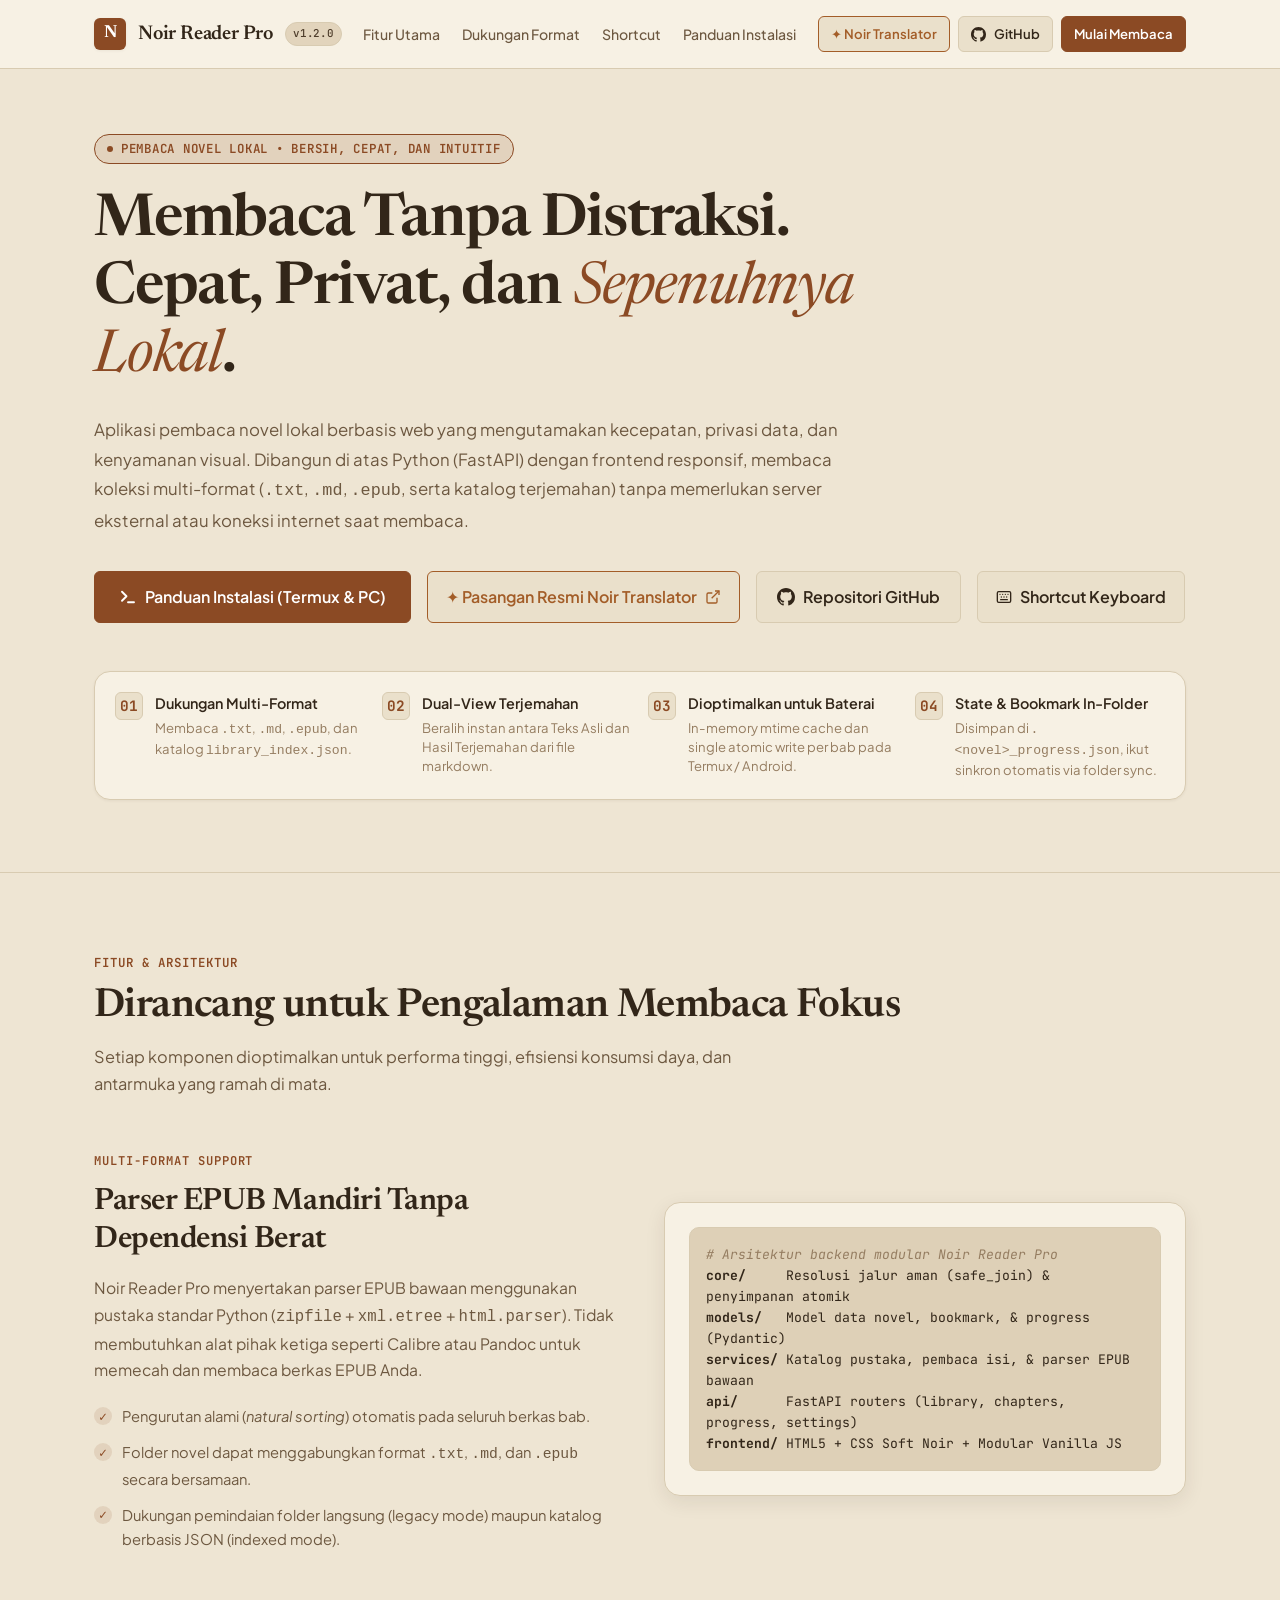
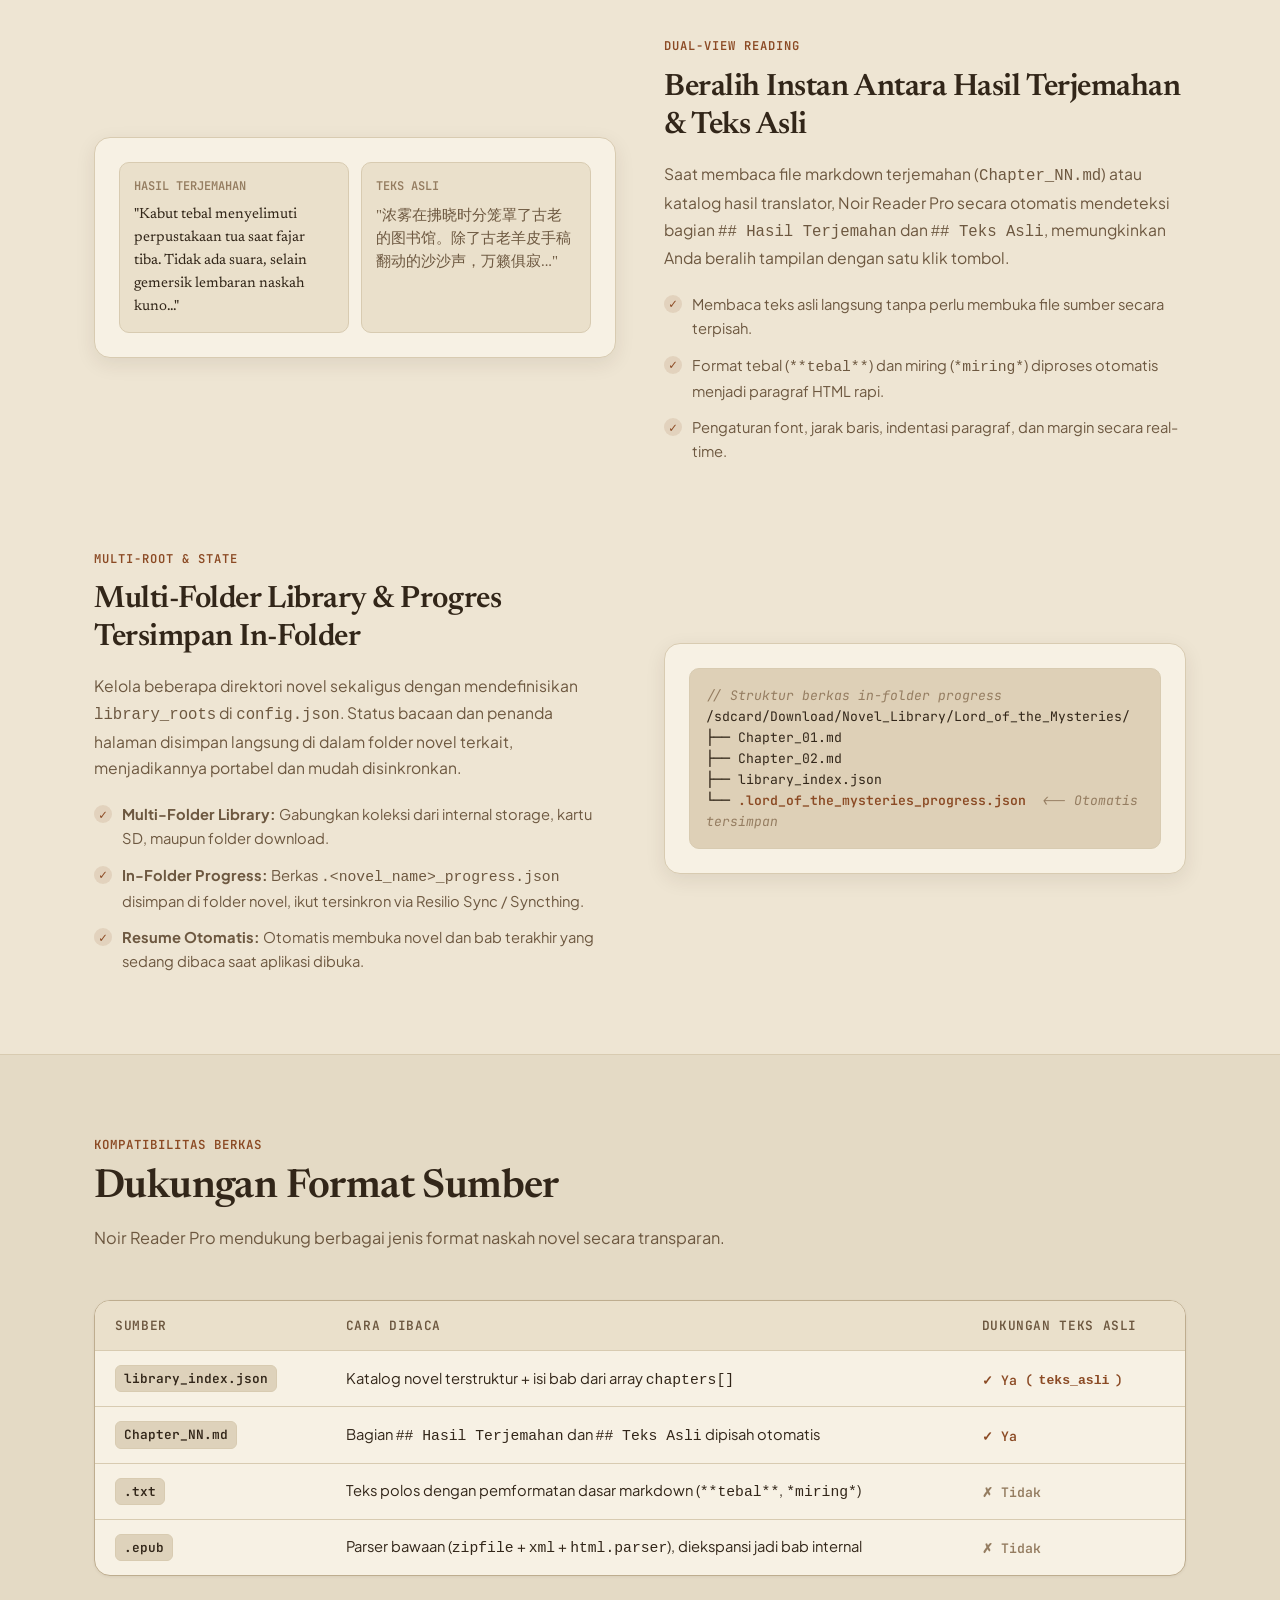
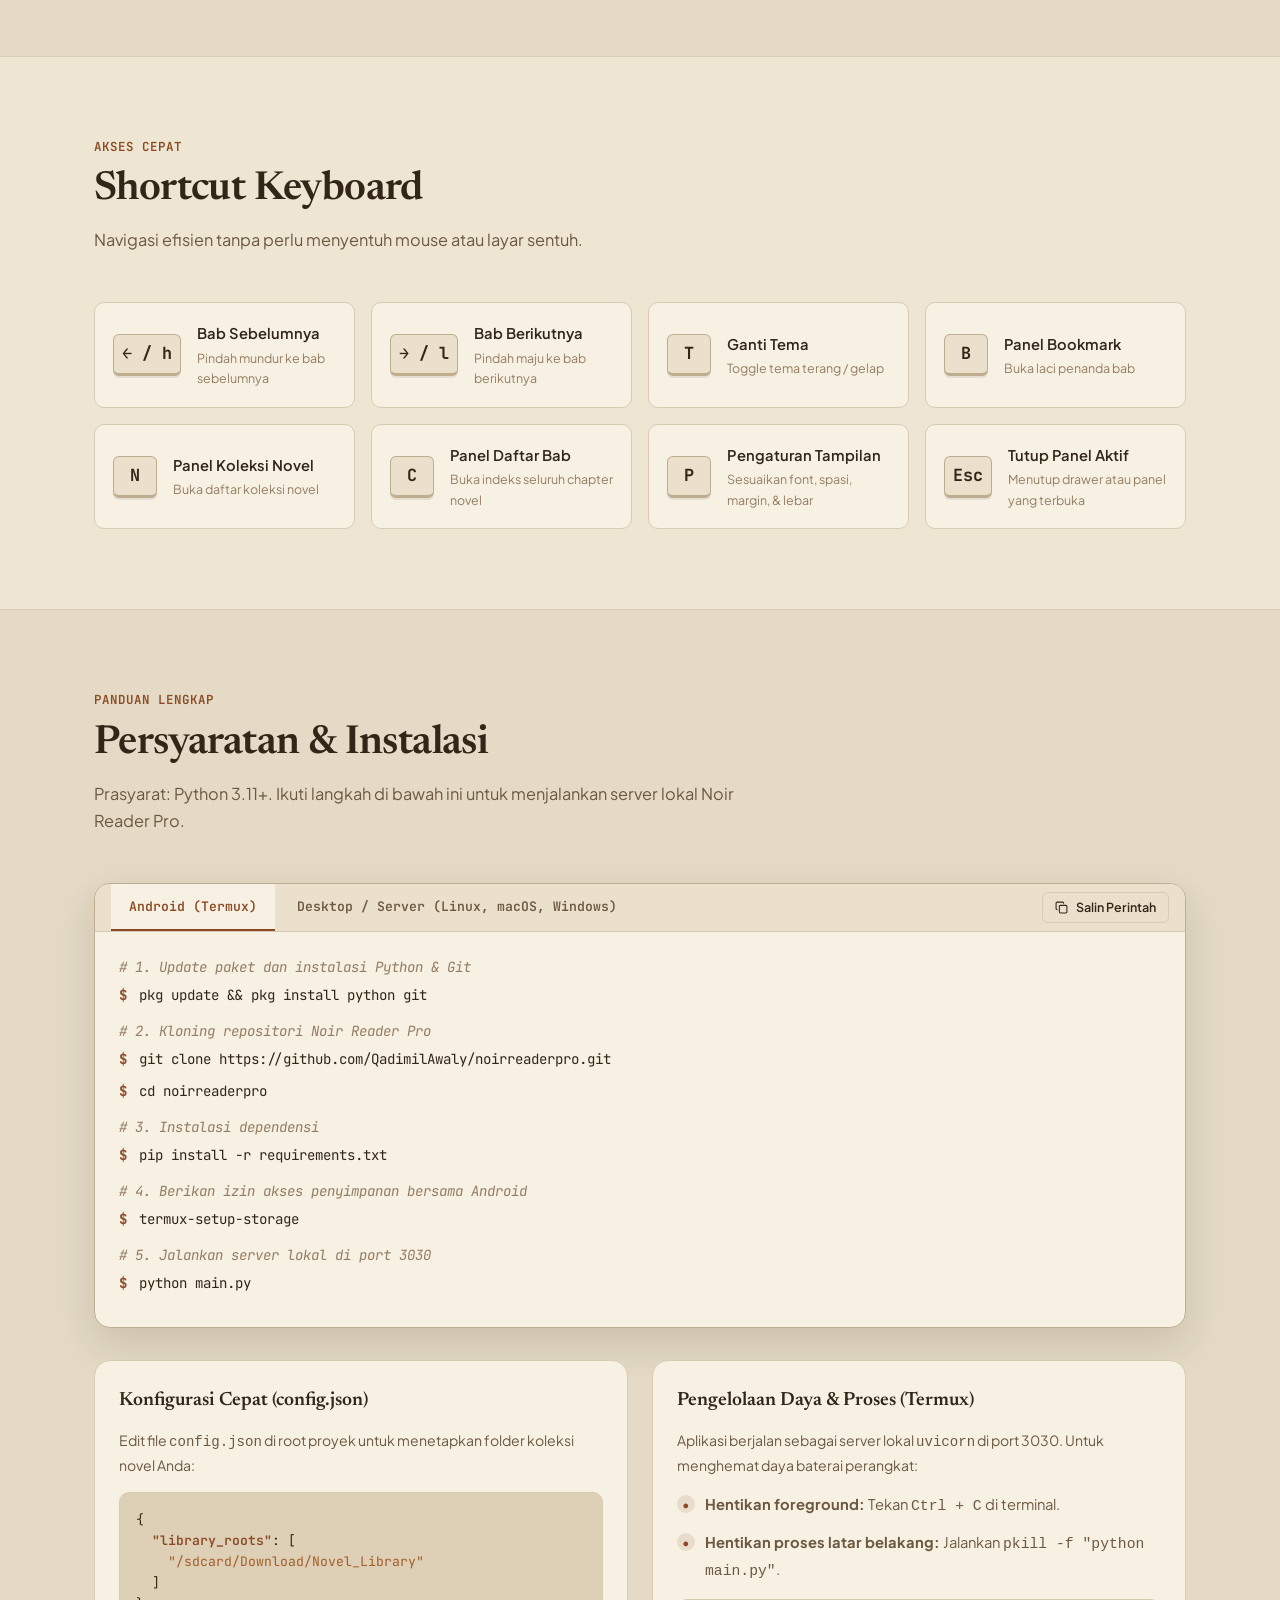
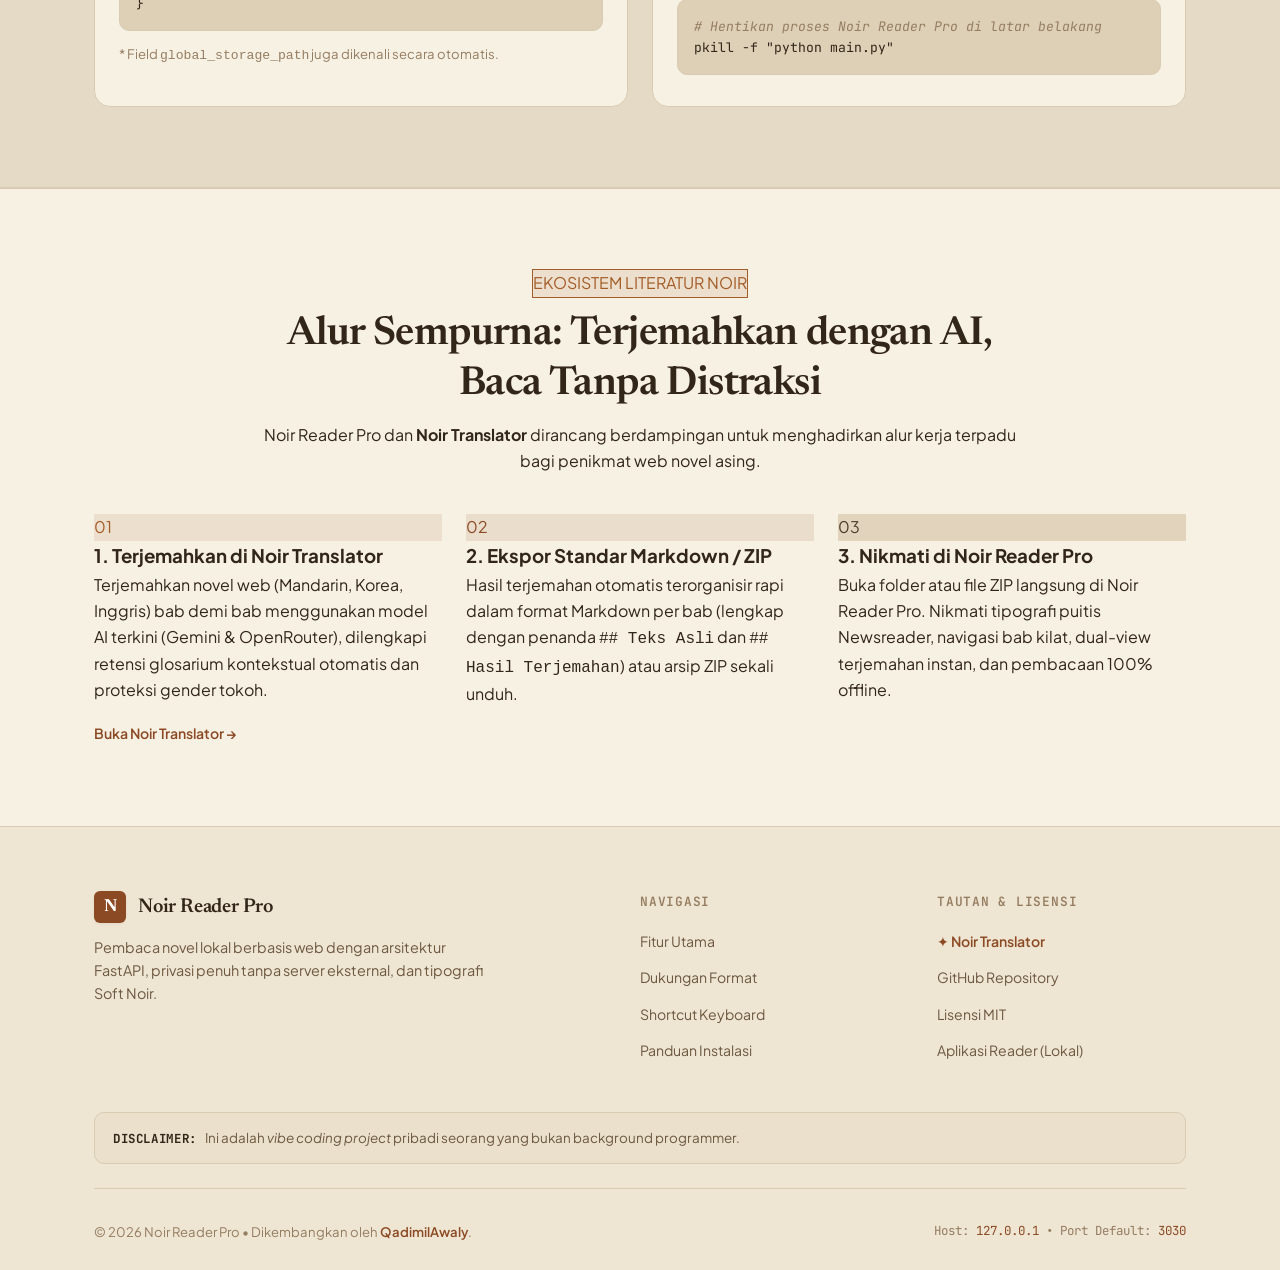
<file: docs/index.html>
<!DOCTYPE html>
<html lang="id">
<head>
  <meta charset="UTF-8" />
  <meta name="viewport" content="width=device-width, initial-scale=1.0" />
  <title>Noir Reader Pro — Pembaca Novel Lokal & EPUB yang Bersih, Cepat, dan Intuitif</title>
  <meta name="description" content="Aplikasi pembaca novel lokal berbasis web untuk Android Termux dan Desktop. Arsitektur FastAPI, hemat baterai, dual-view terjemahan, dan 100% lokal." />

  <!-- Preconnect and Google Fonts -->
  <link rel="preconnect" href="https://fonts.googleapis.com" />
  <link rel="preconnect" href="https://fonts.gstatic.com" crossorigin />
  <link href="https://fonts.googleapis.com/css2?family=JetBrains+Mono:ital,wght@0,400;0,500;0,600;1,400&family=Newsreader:ital,opsz,wght@0,6..72,400;0,6..72,500;0,6..72,600;1,6..72,400;1,6..72,500&family=Plus+Jakarta+Sans:ital,wght@0,400;0,500;0,600;0,700;1,400&display=swap" rel="stylesheet" />

  <style>
    /* ==========================================================================
       1. DESIGN TOKENS & THEMING (Soft Noir Palette)
       ========================================================================== */
    :root {
      /* Base Fonts */
      --font-display: "Newsreader", "Iowan Old Style", "Palatino Linotype", Georgia, serif;
      --font-body: "Plus Jakarta Sans", system-ui, -apple-system, BlinkMacSystemFont, "Segoe UI", sans-serif;
      --font-mono: "JetBrains Mono", "SF Mono", "Fira Code", monospace;

      /* Animation Posture */
      --ease-out: cubic-bezier(0.16, 1, 0.3, 1);
      --duration-fast: 150ms;
      --duration-normal: 250ms;

      /* Radii */
      --radius-sm: 6px;
      --radius-md: 10px;
      --radius-lg: 16px;
      --radius-xl: 24px;
      --radius-full: 9999px;

      /* Base Spacing */
      --container-max: 1140px;

      /* Amber Sepia Palette (Harmonized with Noir Translator) */
      --bg: #eee5d3;
      --bg-alt: #e4dac5;
      --surface: #f7f1e4;
      --surface-2: #eae0cb;
      --surface-3: #ded2bb;
      --surface-glass: rgba(247, 241, 228, 0.97);

      --fg: #322619;
      --fg-soft: #6d5840;
      --fg-muted: #957d61;

      --border: #d8cbb1;
      --border-strong: #bead8f;

      --accent: #8b4a24;
      --accent-hover: #723b1b;
      --accent-soft: rgba(139, 74, 36, 0.12);
      --accent-fg: #ffffff;

      --amber-accent: #a35d28;
      --amber-soft: rgba(163, 93, 40, 0.12);

      --shadow-sm: 0 1px 3px rgba(50, 38, 25, 0.06);
      --shadow-md: 0 6px 20px rgba(50, 38, 25, 0.09);
      --shadow-lg: 0 16px 40px rgba(50, 38, 25, 0.14);

      --badge-bg: #e2d4bc;
      --badge-fg: #4d3c2a;
      --code-bg: #ded0b7;
    }

    section, [id] {
      scroll-margin-top: 84px;
    }

    /* ==========================================================================
       2. RESET & BASE ELEMENTS
       ========================================================================== */
    *, *::before, *::after {
      box-sizing: border-box;
      margin: 0;
      padding: 0;
    }

    html {
      scroll-behavior: smooth;
      font-size: 16px;
      -webkit-text-size-adjust: 100%;
    }

    body {
      background-color: var(--bg);
      color: var(--fg);
      font-family: var(--font-body);
      font-size: 1rem;
      line-height: 1.65;
      transition: background-color var(--duration-normal) var(--ease-out), color var(--duration-normal) var(--ease-out);
      -webkit-font-smoothing: antialiased;
      -moz-osx-font-smoothing: grayscale;
      overflow-x: hidden;
    }

    ::selection {
      background: var(--accent);
      color: var(--accent-fg);
    }

    a {
      color: inherit;
      text-decoration: none;
    }

    img, svg {
      display: block;
      max-width: 100%;
    }

    button, input, select {
      font: inherit;
      color: inherit;
    }

    .container {
      width: 100%;
      max-width: var(--container-max);
      margin-left: auto;
      margin-right: auto;
      padding-left: 24px;
      padding-right: 24px;
    }

    /* ==========================================================================
       3. NAVIGATION BAR
       ========================================================================== */
    .site-nav {
      position: sticky;
      top: 0;
      z-index: 100;
      background: var(--surface);
      border-bottom: 1px solid var(--border);
      transition: background-color var(--duration-normal) var(--ease-out), border-color var(--duration-normal) var(--ease-out);
    }

    .nav-inner {
      display: flex;
      align-items: center;
      justify-content: space-between;
      height: 68px;
    }

    .brand-logo {
      display: flex;
      align-items: center;
      gap: 12px;
      font-family: var(--font-display);
      font-size: 1.25rem;
      font-weight: 600;
      letter-spacing: -0.01em;
      color: var(--fg);
      white-space: nowrap;
      flex-shrink: 0;
    }

    .brand-icon {
      width: 32px;
      height: 32px;
      background: var(--accent);
      color: var(--accent-fg);
      border-radius: var(--radius-sm);
      display: flex;
      align-items: center;
      justify-content: center;
      font-family: var(--font-display);
      font-weight: 700;
      font-size: 1.1rem;
      box-shadow: var(--shadow-sm);
      flex-shrink: 0;
    }

    .brand-badge {
      font-family: var(--font-mono);
      font-size: 0.68rem;
      font-weight: 500;
      padding: 2px 7px;
      border-radius: var(--radius-full);
      background: var(--badge-bg);
      color: var(--badge-fg);
      border: 1px solid var(--border);
      flex-shrink: 0;
    }

    .nav-links {
      display: none;
      align-items: center;
      gap: 22px;
      list-style: none;
    }

    @media (min-width: 1080px) {
      .nav-links {
        display: flex;
      }
    }

    .nav-link {
      font-size: 0.88rem;
      font-weight: 500;
      color: var(--fg-soft);
      transition: color var(--duration-fast) ease;
      white-space: nowrap;
    }

    .nav-link:hover {
      color: var(--fg);
    }

    .nav-actions {
      display: flex;
      align-items: center;
      gap: 8px;
      flex-shrink: 0;
    }

    .btn {
      display: inline-flex;
      align-items: center;
      justify-content: center;
      gap: 8px;
      padding: 8px 16px;
      border-radius: var(--radius-sm);
      font-size: 0.9rem;
      font-weight: 600;
      cursor: pointer;
      border: 1px solid transparent;
      transition: all var(--duration-fast) var(--ease-out);
      user-select: none;
      white-space: nowrap;
    }

    .btn-primary {
      background: var(--accent);
      color: var(--accent-fg);
      border-color: var(--accent);
    }

    .btn-primary:hover {
      background: var(--accent-hover);
      border-color: var(--accent-hover);
      transform: translateY(-1px);
      box-shadow: var(--shadow-sm);
    }

    .btn-secondary {
      background: var(--surface-2);
      color: var(--fg);
      border-color: var(--border);
    }

    .btn-secondary:hover {
      background: var(--surface-3);
      border-color: var(--border-strong);
      transform: translateY(-1px);
    }

    .btn-icon-only {
      padding: 8px;
      border-radius: var(--radius-sm);
      background: var(--surface-2);
      color: var(--fg-soft);
      border: 1px solid var(--border);
      cursor: pointer;
      display: inline-flex;
      align-items: center;
      justify-content: center;
    }

    .btn-icon-only:hover {
      color: var(--fg);
      background: var(--surface-3);
      border-color: var(--border-strong);
    }

    /* ==========================================================================
       4. HERO SECTION
       ========================================================================== */
    .hero {
      padding-top: 64px;
      padding-bottom: 72px;
      position: relative;
    }

    .hero-eyebrow {
      display: inline-flex;
      align-items: center;
      gap: 8px;
      font-family: var(--font-mono);
      font-size: 0.78rem;
      font-weight: 600;
      letter-spacing: 0.06em;
      text-transform: uppercase;
      padding: 4px 12px;
      border-radius: var(--radius-full);
      background: var(--accent-soft);
      color: var(--accent);
      border: 1px solid var(--accent);
      margin-bottom: 24px;
    }

    .hero-eyebrow-dot {
      width: 6px;
      height: 6px;
      border-radius: 50%;
      background: currentColor;
    }

    .hero-title {
      font-family: var(--font-display);
      font-size: clamp(2.4rem, 4.6vw, 3.8rem);
      font-weight: 600;
      line-height: 1.15;
      letter-spacing: -0.02em;
      color: var(--fg);
      max-width: 900px;
      margin-bottom: 24px;
      text-wrap: balance;
    }

    .hero-title em {
      font-style: italic;
      font-weight: 400;
      color: var(--accent);
    }

    .hero-lead {
      font-size: clamp(1.05rem, 1.3vw, 1.2rem);
      line-height: 1.75;
      color: var(--fg-soft);
      max-width: 780px;
      margin-bottom: 36px;
    }

    .hero-ctas {
      display: flex;
      flex-wrap: wrap;
      align-items: center;
      gap: 16px;
      margin-bottom: 48px;
    }

    .hero-highlights-strip {
      display: grid;
      grid-template-columns: repeat(auto-fit, minmax(240px, 1fr));
      gap: 16px;
      padding: 20px;
      border-radius: var(--radius-lg);
      background: var(--surface);
      border: 1px solid var(--border);
      box-shadow: var(--shadow-sm);
    }

    .highlight-item {
      display: flex;
      align-items: flex-start;
      gap: 12px;
    }

    .highlight-symbol {
      font-family: var(--font-mono);
      font-size: 0.9rem;
      font-weight: 700;
      color: var(--accent);
      background: var(--surface-2);
      width: 28px;
      height: 28px;
      border-radius: var(--radius-sm);
      display: flex;
      align-items: center;
      justify-content: center;
      border: 1px solid var(--border);
      flex-shrink: 0;
    }

    .highlight-text strong {
      display: block;
      font-size: 0.9rem;
      font-weight: 600;
      color: var(--fg);
      margin-bottom: 2px;
    }

    .highlight-text span {
      display: block;
      font-size: 0.82rem;
      color: var(--fg-muted);
      line-height: 1.45;
    }

    /* ==========================================================================
       5. CORE FEATURES (Deep Editorial Rows)
       ========================================================================== */
    .features-section {
      padding: 80px 0;
      border-top: 1px solid var(--border);
    }

    .section-header {
      margin-bottom: 48px;
    }

    .section-eyebrow {
      font-family: var(--font-mono);
      font-size: 0.78rem;
      font-weight: 600;
      text-transform: uppercase;
      letter-spacing: 0.08em;
      color: var(--accent);
      margin-bottom: 8px;
      display: block;
    }

    .section-title {
      font-family: var(--font-display);
      font-size: clamp(1.8rem, 3.2vw, 2.5rem);
      font-weight: 600;
      color: var(--fg);
      letter-spacing: -0.015em;
      line-height: 1.25;
      margin-bottom: 12px;
    }

    .section-desc {
      font-size: 1.02rem;
      color: var(--fg-soft);
      max-width: 680px;
      line-height: 1.65;
    }

    .pillar-row {
      display: grid;
      grid-template-columns: 1fr 1fr;
      gap: 48px;
      align-items: center;
      margin-bottom: 80px;
    }

    .pillar-row:last-child {
      margin-bottom: 0;
    }

    .pillar-row.reversed {
      direction: rtl;
    }

    .pillar-row.reversed > * {
      direction: ltr;
    }

    @media (max-width: 860px) {
      .pillar-row, .pillar-row.reversed {
        grid-template-columns: 1fr;
        gap: 32px;
        direction: ltr;
      }
    }

    .pillar-tag {
      font-family: var(--font-mono);
      font-size: 0.76rem;
      font-weight: 600;
      color: var(--accent);
      text-transform: uppercase;
      letter-spacing: 0.08em;
      margin-bottom: 12px;
      display: inline-block;
    }

    .pillar-title {
      font-family: var(--font-display);
      font-size: clamp(1.5rem, 2.4vw, 2rem);
      font-weight: 600;
      line-height: 1.25;
      color: var(--fg);
      margin-bottom: 16px;
      letter-spacing: -0.015em;
    }

    .pillar-body {
      font-size: 0.98rem;
      line-height: 1.7;
      color: var(--fg-soft);
      margin-bottom: 20px;
    }

    .pillar-specs-list {
      list-style: none;
      display: flex;
      flex-direction: column;
      gap: 12px;
    }

    .pillar-spec-item {
      display: flex;
      align-items: flex-start;
      gap: 10px;
      font-size: 0.92rem;
      color: var(--fg-soft);
    }

    .pillar-spec-bullet {
      width: 18px;
      height: 18px;
      border-radius: 50%;
      background: var(--accent-soft);
      color: var(--accent);
      display: flex;
      align-items: center;
      justify-content: center;
      font-size: 0.72rem;
      font-weight: 700;
      flex-shrink: 0;
      margin-top: 3px;
    }

    .pillar-card {
      background: var(--surface);
      border: 1px solid var(--border);
      border-radius: var(--radius-lg);
      padding: 24px;
      box-shadow: var(--shadow-md);
      position: relative;
    }

    .comparison-grid {
      display: grid;
      grid-template-columns: 1fr 1fr;
      gap: 12px;
    }

    .comparison-col {
      padding: 14px;
      border-radius: var(--radius-md);
      background: var(--surface-2);
      border: 1px solid var(--border);
    }

    .comparison-col-header {
      font-family: var(--font-mono);
      font-size: 0.75rem;
      font-weight: 600;
      color: var(--fg-muted);
      margin-bottom: 8px;
      text-transform: uppercase;
    }

    .comparison-col-body {
      font-family: var(--font-display);
      font-size: 0.92rem;
      line-height: 1.55;
      color: var(--fg);
    }

    .code-snippet-box {
      font-family: var(--font-mono);
      font-size: 0.82rem;
      background: var(--code-bg);
      border: 1px solid var(--border);
      border-radius: var(--radius-md);
      padding: 16px;
      line-height: 1.6;
      color: var(--fg);
      overflow-x: auto;
    }

    .code-comment {
      color: var(--fg-muted);
      font-style: italic;
    }

    .code-key {
      color: var(--accent);
      font-weight: 600;
    }

    .code-val {
      color: var(--amber-accent);
    }

    /* ==========================================================================
       6. FORMAT SUPPORT TABLE
       ========================================================================== */
    .formats-section {
      padding: 80px 0;
      background: var(--bg-alt);
      border-top: 1px solid var(--border);
      border-bottom: 1px solid var(--border);
    }

    .table-wrapper {
      background: var(--surface);
      border: 1px solid var(--border-strong);
      border-radius: var(--radius-lg);
      overflow: hidden;
      box-shadow: var(--shadow-sm);
      margin-top: 32px;
    }

    .format-table {
      width: 100%;
      border-collapse: collapse;
      text-align: left;
      font-size: 0.92rem;
    }

    .format-table th, .format-table td {
      padding: 14px 20px;
      border-bottom: 1px solid var(--border);
    }

    .format-table th {
      background: var(--surface-2);
      font-family: var(--font-mono);
      font-size: 0.8rem;
      font-weight: 600;
      color: var(--fg-soft);
      text-transform: uppercase;
      letter-spacing: 0.05em;
    }

    .format-table tr:last-child td {
      border-bottom: none;
    }

    .format-table tr:hover td {
      background: var(--surface-2);
    }

    .format-badge {
      font-family: var(--font-mono);
      font-size: 0.8rem;
      font-weight: 600;
      padding: 2px 8px;
      border-radius: var(--radius-sm);
      background: var(--surface-3);
      color: var(--fg);
      border: 1px solid var(--border);
      display: inline-block;
    }

    .status-badge {
      display: inline-flex;
      align-items: center;
      gap: 6px;
      font-size: 0.82rem;
      font-weight: 600;
      font-family: var(--font-mono);
    }

    .status-badge.yes { color: var(--accent); }
    .status-badge.no { color: var(--fg-muted); }

    /* ==========================================================================
       7. KEYBOARD SHORTCUTS
       ========================================================================== */
    .shortcuts-section {
      padding: 80px 0;
    }

    .kbd-matrix {
      display: grid;
      grid-template-columns: repeat(auto-fit, minmax(220px, 1fr));
      gap: 16px;
      margin-top: 36px;
    }

    .kbd-card {
      background: var(--surface);
      border: 1px solid var(--border);
      border-radius: var(--radius-md);
      padding: 18px;
      display: flex;
      align-items: center;
      gap: 16px;
      cursor: pointer;
      transition: all var(--duration-fast) var(--ease-out);
    }

    .kbd-card:hover, .kbd-card.active-key {
      border-color: var(--accent);
      background: var(--accent-soft);
      transform: translateY(-2px);
      box-shadow: var(--shadow-sm);
    }

    .kbd-key {
      font-family: var(--font-mono);
      font-size: 1.05rem;
      font-weight: 700;
      background: var(--surface-2);
      color: var(--fg);
      border: 1px solid var(--border-strong);
      border-bottom-width: 3px;
      border-radius: var(--radius-sm);
      min-width: 44px;
      height: 42px;
      display: flex;
      align-items: center;
      justify-content: center;
      padding: 0 8px;
      flex-shrink: 0;
      box-shadow: 0 2px 0 rgba(0,0,0,0.08);
      transition: transform var(--duration-fast) ease;
    }

    .kbd-card:hover .kbd-key, .kbd-card.active-key .kbd-key {
      background: var(--accent);
      color: var(--accent-fg);
      border-color: var(--accent);
      transform: translateY(1px);
      border-bottom-width: 1px;
    }

    .kbd-info h4 {
      font-size: 0.92rem;
      font-weight: 600;
      color: var(--fg);
      margin-bottom: 2px;
    }

    .kbd-info p {
      font-size: 0.78rem;
      color: var(--fg-muted);
    }

    /* ==========================================================================
       8. QUICKSTART & INSTALLATION GUIDE
       ========================================================================== */
    .quickstart-section {
      padding: 80px 0;
      background: var(--bg-alt);
      border-top: 1px solid var(--border);
      border-bottom: 1px solid var(--border);
    }

    .terminal-window {
      background: var(--surface);
      border: 1px solid var(--border-strong);
      border-radius: var(--radius-lg);
      overflow: hidden;
      box-shadow: var(--shadow-lg);
      margin-top: 36px;
    }

    .terminal-tabbar {
      display: flex;
      align-items: center;
      justify-content: space-between;
      background: var(--surface-2);
      border-bottom: 1px solid var(--border);
      padding: 0 16px;
    }

    .terminal-tabs {
      display: flex;
      gap: 4px;
    }

    .terminal-tab {
      padding: 12px 18px;
      font-family: var(--font-mono);
      font-size: 0.82rem;
      font-weight: 600;
      color: var(--fg-soft);
      border: none;
      background: none;
      cursor: pointer;
      border-bottom: 2px solid transparent;
      transition: all var(--duration-fast) ease;
    }

    .terminal-tab.active {
      color: var(--accent);
      border-bottom-color: var(--accent);
      background: var(--surface);
    }

    .terminal-body {
      padding: 24px;
      font-family: var(--font-mono);
      font-size: 0.88rem;
      line-height: 1.7;
      color: var(--fg);
      position: relative;
    }

    .terminal-line {
      display: flex;
      align-items: baseline;
      gap: 12px;
      margin-bottom: 8px;
    }

    .terminal-prompt {
      color: var(--accent);
      font-weight: 700;
      user-select: none;
    }

    .terminal-cmd {
      color: var(--fg);
    }

    .terminal-comment {
      color: var(--fg-muted);
      font-style: italic;
      margin-top: 12px;
      margin-bottom: 4px;
    }

    .terminal-comment:first-child {
      margin-top: 0;
    }

    .config-box {
      margin-top: 32px;
      display: grid;
      grid-template-columns: 1fr 1fr;
      gap: 24px;
    }

    @media (max-width: 768px) {
      .config-box {
        grid-template-columns: 1fr;
      }
    }

    .config-card {
      background: var(--surface);
      border: 1px solid var(--border);
      border-radius: var(--radius-lg);
      padding: 24px;
    }

    .config-card h4 {
      font-family: var(--font-display);
      font-size: 1.2rem;
      font-weight: 600;
      margin-bottom: 12px;
      color: var(--fg);
    }

    .config-card p {
      font-size: 0.88rem;
      color: var(--fg-soft);
      margin-bottom: 16px;
      line-height: 1.6;
    }

    /* ==========================================================================
       9. FOOTER
       ========================================================================== */
    .site-footer {
      padding: 64px 0 40px;
      background: var(--bg);
    }

    .footer-grid {
      display: grid;
      grid-template-columns: 2fr 1fr 1fr;
      gap: 48px;
      margin-bottom: 48px;
    }

    @media (max-width: 768px) {
      .footer-grid {
        grid-template-columns: 1fr;
        gap: 32px;
      }
    }

    .footer-brand h3 {
      font-family: var(--font-display);
      font-size: 1.3rem;
      font-weight: 600;
      margin-bottom: 10px;
      color: var(--fg);
    }

    .footer-brand p {
      font-size: 0.9rem;
      color: var(--fg-soft);
      max-width: 400px;
      line-height: 1.6;
    }

    .footer-col h4 {
      font-family: var(--font-mono);
      font-size: 0.8rem;
      font-weight: 600;
      text-transform: uppercase;
      letter-spacing: 0.06em;
      color: var(--fg-muted);
      margin-bottom: 16px;
    }

    .footer-links {
      list-style: none;
      display: flex;
      flex-direction: column;
      gap: 10px;
    }

    .footer-links a {
      font-size: 0.88rem;
      color: var(--fg-soft);
      transition: color var(--duration-fast) ease;
    }

    .footer-links a:hover {
      color: var(--accent);
    }

    .footer-bottom {
      display: flex;
      flex-wrap: wrap;
      align-items: center;
      justify-content: space-between;
      gap: 16px;
      padding-top: 32px;
      border-top: 1px solid var(--border);
      font-size: 0.82rem;
      color: var(--fg-muted);
    }

    @media (max-width: 640px) {
      .nav-links { display: none; }
      .hero { padding-top: 36px; padding-bottom: 48px; }
      .hero-title { font-size: 2.1rem; }
    }
  </style>
</head>
<body>

  <!-- ==========================================================================
       NAVIGATION
       ========================================================================== -->
  <header class="site-nav">
    <div class="container">
      <div class="nav-inner">
        <a href="#" class="brand-logo" aria-label="Noir Reader Pro Home">
          <div class="brand-icon">N</div>
          <span>Noir Reader Pro</span>
          <span class="brand-badge">v1.2.0</span>
        </a>

        <ul class="nav-links">
          <li><a href="#features" class="nav-link">Fitur Utama</a></li>
          <li><a href="#formats" class="nav-link">Dukungan Format</a></li>
          <li><a href="#shortcuts" class="nav-link">Shortcut</a></li>
          <li><a href="#quickstart" class="nav-link">Panduan Instalasi</a></li>
        </ul>

        <div class="nav-actions">
          <a href="https://qadimilawaly.github.io/noir-translator/" target="_blank" rel="noopener noreferrer" class="btn btn-secondary" style="font-size: 0.82rem; padding: 6px 12px; border-color: var(--amber-accent); color: var(--amber-accent);">
            <span>✦ Noir Translator</span>
          </a>
          <a href="https://github.com/QadimilAwaly/noirreaderpro" target="_blank" rel="noopener noreferrer" class="btn btn-secondary" style="font-size: 0.82rem; padding: 6px 12px;">
            <svg width="15" height="15" viewBox="0 0 24 24" fill="currentColor">
              <path d="M12 0C5.37 0 0 5.37 0 12c0 5.31 3.435 9.795 8.205 11.385.6.105.825-.255.825-.57 0-.285-.015-1.23-.015-2.235-3.015.555-3.795-.735-4.035-1.41-.135-.345-.72-1.41-1.23-1.695-.42-.225-1.02-.78-.015-.795.945-.015 1.62.87 1.845 1.23 1.08 1.815 2.805 1.305 3.495.99.105-.78.42-1.305.765-1.605-2.67-.3-5.46-1.335-5.46-5.925 0-1.305.465-2.385 1.23-3.225-.12-.3-.54-1.53.12-3.18 0 0 1.005-.315 3.3 1.23.96-.27 1.98-.405 3-.405s2.04.135 3 .405c2.295-1.56 3.3-1.23 3.3-1.23.66 1.65.24 2.88.12 3.18.765.84 1.23 1.905 1.23 3.225 0 4.605-2.805 5.625-5.475 5.925.435.375.81 1.095.81 2.22 0 1.605-.015 2.895-.015 3.3 0 .315.225.69.825.57A12.02 12.02 0 0 0 24 12c0-6.63-5.37-12-12-12z"/>
            </svg>
            <span>GitHub</span>
          </a>
          <a href="#quickstart" class="btn btn-primary" style="font-size: 0.82rem; padding: 6px 12px;">
            <span>Mulai Membaca</span>
          </a>
        </div>
      </div>
    </div>
  </header>

  <!-- ==========================================================================
       HERO SECTION
       ========================================================================== -->
  <section class="hero">
    <div class="container">
      <div class="hero-eyebrow">
        <span class="hero-eyebrow-dot"></span>
        <span>Pembaca Novel Lokal • Bersih, Cepat, dan Intuitif</span>
      </div>

      <h1 class="hero-title">
        Membaca Tanpa Distraksi.<br />
        Cepat, Privat, dan <em>Sepenuhnya Lokal</em>.
      </h1>

      <p class="hero-lead">
        Aplikasi pembaca novel lokal berbasis web yang mengutamakan kecepatan, privasi data, dan kenyamanan visual. Dibangun di atas Python (FastAPI) dengan frontend responsif, membaca koleksi multi-format (<code>.txt</code>, <code>.md</code>, <code>.epub</code>, serta katalog terjemahan) tanpa memerlukan server eksternal atau koneksi internet saat membaca.
      </p>

      <div class="hero-ctas">
        <a href="#quickstart" class="btn btn-primary" style="padding: 12px 24px; font-size: 1rem;">
          <svg width="18" height="18" viewBox="0 0 24 24" fill="none" stroke="currentColor" stroke-width="2.5" stroke-linecap="round" stroke-linejoin="round">
            <polyline points="4 17 10 11 4 5"></polyline>
            <line x1="12" y1="19" x2="20" y2="19"></line>
          </svg>
          <span>Panduan Instalasi (Termux & PC)</span>
        </a>

        <a href="https://qadimilawaly.github.io/noir-translator/" target="_blank" rel="noopener noreferrer" class="btn btn-secondary" style="padding: 12px 18px; font-size: 1rem; border-color: var(--amber-accent); color: var(--amber-accent);">
          <span>✦ Pasangan Resmi Noir Translator</span>
          <svg width="16" height="16" viewBox="0 0 24 24" fill="none" stroke="currentColor" stroke-width="2">
            <path d="M18 13v6a2 2 0 0 1-2 2H5a2 2 0 0 1-2-2V8a2 2 0 0 1 2-2h6"></path>
            <polyline points="15 3 21 3 21 9"></polyline>
            <line x1="10" y1="14" x2="21" y2="3"></line>
          </svg>
        </a>

        <a href="https://github.com/QadimilAwaly/noirreaderpro" target="_blank" rel="noopener noreferrer" class="btn btn-secondary" style="padding: 12px 20px; font-size: 1rem;">
          <svg width="18" height="18" viewBox="0 0 24 24" fill="currentColor">
            <path d="M12 0C5.37 0 0 5.37 0 12c0 5.31 3.435 9.795 8.205 11.385.6.105.825-.255.825-.57 0-.285-.015-1.23-.015-2.235-3.015.555-3.795-.735-4.035-1.41-.135-.345-.72-1.41-1.23-1.695-.42-.225-1.02-.78-.015-.795.945-.015 1.62.87 1.845 1.23 1.08 1.815 2.805 1.305 3.495.99.105-.78.42-1.305.765-1.605-2.67-.3-5.46-1.335-5.46-5.925 0-1.305.465-2.385 1.23-3.225-.12-.3-.54-1.53.12-3.18 0 0 1.005-.315 3.3 1.23.96-.27 1.98-.405 3-.405s2.04.135 3 .405c2.295-1.56 3.3-1.23 3.3-1.23.66 1.65.24 2.88.12 3.18.765.84 1.23 1.905 1.23 3.225 0 4.605-2.805 5.625-5.475 5.925.435.375.81 1.095.81 2.22 0 1.605-.015 2.895-.015 3.3 0 .315.225.69.825.57A12.02 12.02 0 0 0 24 12c0-6.63-5.37-12-12-12Z"/>
          </svg>
          <span>Repositori GitHub</span>
        </a>

        <a href="#shortcuts" class="btn btn-secondary" style="padding: 12px 18px; font-size: 1rem;">
          <svg width="16" height="16" viewBox="0 0 24 24" fill="none" stroke="currentColor" stroke-width="2" stroke-linecap="round" stroke-linejoin="round">
            <rect width="20" height="16" x="2" y="4" rx="2"></rect>
            <path d="M6 8h.01M10 8h.01M14 8h.01M18 8h.01M8 12h.01M12 12h.01M16 12h.01M7 16h10"></path>
          </svg>
          <span>Shortcut Keyboard</span>
        </a>
      </div>

      <!-- Highlights Strip -->
      <div class="hero-highlights-strip">
        <div class="highlight-item">
          <div class="highlight-symbol">01</div>
          <div class="highlight-text">
            <strong>Dukungan Multi-Format</strong>
            <span>Membaca <code>.txt</code>, <code>.md</code>, <code>.epub</code>, dan katalog <code>library_index.json</code>.</span>
          </div>
        </div>

        <div class="highlight-item">
          <div class="highlight-symbol">02</div>
          <div class="highlight-text">
            <strong>Dual-View Terjemahan</strong>
            <span>Beralih instan antara Teks Asli dan Hasil Terjemahan dari file markdown.</span>
          </div>
        </div>

        <div class="highlight-item">
          <div class="highlight-symbol">03</div>
          <div class="highlight-text">
            <strong>Dioptimalkan untuk Baterai</strong>
            <span>In-memory mtime cache dan single atomic write per bab pada Termux / Android.</span>
          </div>
        </div>

        <div class="highlight-item">
          <div class="highlight-symbol">04</div>
          <div class="highlight-text">
            <strong>State & Bookmark In-Folder</strong>
            <span>Disimpan di <code>.&lt;novel&gt;_progress.json</code>, ikut sinkron otomatis via folder sync.</span>
          </div>
        </div>
      </div>
    </div>
  </section>

  <!-- ==========================================================================
       CORE FEATURES
       ========================================================================== -->
  <section id="features" class="features-section">
    <div class="container">
      <div class="section-header">
        <span class="section-eyebrow">Fitur & Arsitektur</span>
        <h2 class="section-title">Dirancang untuk Pengalaman Membaca Fokus</h2>
        <p class="section-desc">
          Setiap komponen dioptimalkan untuk performa tinggi, efisiensi konsumsi daya, dan antarmuka yang ramah di mata.
        </p>
      </div>
      
      <!-- Feature 1: Multi-Format & EPUB -->
      <div class="pillar-row">
        <div class="pillar-content">
          <span class="pillar-tag">Multi-Format Support</span>
          <h3 class="pillar-title">Parser EPUB Mandiri Tanpa Dependensi Berat</h3>
          <p class="pillar-body">
            Noir Reader Pro menyertakan parser EPUB bawaan menggunakan pustaka standar Python (<code>zipfile</code> + <code>xml.etree</code> + <code>html.parser</code>). Tidak membutuhkan alat pihak ketiga seperti Calibre atau Pandoc untuk memecah dan membaca berkas EPUB Anda.
          </p>

          <ul class="pillar-specs-list">
            <li class="pillar-spec-item">
              <div class="pillar-spec-bullet">✓</div>
              <div>Pengurutan alami (<em>natural sorting</em>) otomatis pada seluruh berkas bab.</div>
            </li>
            <li class="pillar-spec-item">
              <div class="pillar-spec-bullet">✓</div>
              <div>Folder novel dapat menggabungkan format <code>.txt</code>, <code>.md</code>, dan <code>.epub</code> secara bersamaan.</div>
            </li>
            <li class="pillar-spec-item">
              <div class="pillar-spec-bullet">✓</div>
              <div>Dukungan pemindaian folder langsung (legacy mode) maupun katalog berbasis JSON (indexed mode).</div>
            </li>
          </ul>
        </div>

        <div class="pillar-card">
          <div class="code-snippet-box">
            <div class="code-comment"># Arsitektur backend modular Noir Reader Pro</div>
            <strong>core/</strong>&nbsp;&nbsp;&nbsp;&nbsp;&nbsp;Resolusi jalur aman (safe_join) & penyimpanan atomik<br />
            <strong>models/</strong>&nbsp;&nbsp;&nbsp;Model data novel, bookmark, & progress (Pydantic)<br />
            <strong>services/</strong>&nbsp;Katalog pustaka, pembaca isi, & parser EPUB bawaan<br />
            <strong>api/</strong>&nbsp;&nbsp;&nbsp;&nbsp;&nbsp;&nbsp;FastAPI routers (library, chapters, progress, settings)<br />
            <strong>frontend/</strong>&nbsp;HTML5 + CSS Soft Noir + Modular Vanilla JS
          </div>
        </div>
      </div>

      <!-- Feature 2: Dual View -->
      <div class="pillar-row reversed">
        <div class="pillar-content">
          <span class="pillar-tag">Dual-View Reading</span>
          <h3 class="pillar-title">Beralih Instan Antara Hasil Terjemahan & Teks Asli</h3>
          <p class="pillar-body">
            Saat membaca file markdown terjemahan (<code>Chapter_NN.md</code>) atau katalog hasil translator, Noir Reader Pro secara otomatis mendeteksi bagian <code>## Hasil Terjemahan</code> dan <code>## Teks Asli</code>, memungkinkan Anda beralih tampilan dengan satu klik tombol.
          </p>

          <ul class="pillar-specs-list">
            <li class="pillar-spec-item">
              <div class="pillar-spec-bullet">✓</div>
              <div>Membaca teks asli langsung tanpa perlu membuka file sumber secara terpisah.</div>
            </li>
            <li class="pillar-spec-item">
              <div class="pillar-spec-bullet">✓</div>
              <div>Format tebal (<code>**tebal**</code>) dan miring (<code>*miring*</code>) diproses otomatis menjadi paragraf HTML rapi.</div>
            </li>
            <li class="pillar-spec-item">
              <div class="pillar-spec-bullet">✓</div>
              <div>Pengaturan font, jarak baris, indentasi paragraf, dan margin secara real-time.</div>
            </li>
          </ul>
        </div>

        <div class="pillar-card">
          <div class="comparison-grid">
            <div class="comparison-col">
              <div class="comparison-col-header">Hasil Terjemahan</div>
              <div class="comparison-col-body">
                "Kabut tebal menyelimuti perpustakaan tua saat fajar tiba. Tidak ada suara, selain gemersik lembaran naskah kuno..."
              </div>
            </div>
            <div class="comparison-col">
              <div class="comparison-col-header">Teks Asli</div>
              <div class="comparison-col-body" style="font-family: serif; color: var(--fg-soft);">
                "浓雾在拂晓时分笼罩了古老的图书馆。除了古老羊皮手稿翻动的沙沙声，万籁俱寂..."
              </div>
            </div>
          </div>
        </div>
      </div>

      <!-- Feature 3: Multi-folder & In-Folder Progress -->
      <div class="pillar-row">
        <div class="pillar-content">
          <span class="pillar-tag">Multi-Root & State</span>
          <h3 class="pillar-title">Multi-Folder Library & Progres Tersimpan In-Folder</h3>
          <p class="pillar-body">
            Kelola beberapa direktori novel sekaligus dengan mendefinisikan <code>library_roots</code> di <code>config.json</code>. Status bacaan dan penanda halaman disimpan langsung di dalam folder novel terkait, menjadikannya portabel dan mudah disinkronkan.
          </p>

          <ul class="pillar-specs-list">
            <li class="pillar-spec-item">
              <div class="pillar-spec-bullet">✓</div>
              <div><strong>Multi-Folder Library:</strong> Gabungkan koleksi dari internal storage, kartu SD, maupun folder download.</div>
            </li>
            <li class="pillar-spec-item">
              <div class="pillar-spec-bullet">✓</div>
              <div><strong>In-Folder Progress:</strong> Berkas <code>.&lt;novel_name&gt;_progress.json</code> disimpan di folder novel, ikut tersinkron via Resilio Sync / Syncthing.</div>
            </li>
            <li class="pillar-spec-item">
              <div class="pillar-spec-bullet">✓</div>
              <div><strong>Resume Otomatis:</strong> Otomatis membuka novel dan bab terakhir yang sedang dibaca saat aplikasi dibuka.</div>
            </li>
          </ul>
        </div>

        <div class="pillar-card">
          <div class="code-snippet-box">
            <div class="code-comment">// Struktur berkas in-folder progress</div>
            /sdcard/Download/Novel_Library/Lord_of_the_Mysteries/<br />
            ├── Chapter_01.md<br />
            ├── Chapter_02.md<br />
            ├── library_index.json<br />
            └── <span class="code-key">.lord_of_the_mysteries_progress.json</span>&nbsp;&nbsp;<span class="code-comment">&lt;-- Otomatis tersimpan</span>
          </div>
        </div>
      </div>

    </div>
  </section>

  <!-- ==========================================================================
       FORMAT SUPPORT TABLE
       ========================================================================== -->
  <section id="formats" class="formats-section">
    <div class="container">
      <div class="section-header">
        <span class="section-eyebrow">Kompatibilitas Berkas</span>
        <h2 class="section-title">Dukungan Format Sumber</h2>
        <p class="section-desc">
          Noir Reader Pro mendukung berbagai jenis format naskah novel secara transparan.
        </p>
      </div>

      <div class="table-wrapper">
        <table class="format-table">
          <thead>
            <tr>
              <th>Sumber</th>
              <th>Cara Dibaca</th>
              <th>Dukungan Teks Asli</th>
            </tr>
          </thead>
          <tbody>
            <tr>
              <td><span class="format-badge">library_index.json</span></td>
              <td>Katalog novel terstruktur + isi bab dari array <code>chapters[]</code></td>
              <td><span class="status-badge yes">✓ Ya (<code>teks_asli</code>)</span></td>
            </tr>
            <tr>
              <td><span class="format-badge">Chapter_NN.md</span></td>
              <td>Bagian <code>## Hasil Terjemahan</code> dan <code>## Teks Asli</code> dipisah otomatis</td>
              <td><span class="status-badge yes">✓ Ya</span></td>
            </tr>
            <tr>
              <td><span class="format-badge">.txt</span></td>
              <td>Teks polos dengan pemformatan dasar markdown (<code>**tebal**</code>, <code>*miring*</code>)</td>
              <td><span class="status-badge no">✗ Tidak</span></td>
            </tr>
            <tr>
              <td><span class="format-badge">.epub</span></td>
              <td>Parser bawaan (<code>zipfile</code> + <code>xml</code> + <code>html.parser</code>), diekspansi jadi bab internal</td>
              <td><span class="status-badge no">✗ Tidak</span></td>
            </tr>
          </tbody>
        </table>
      </div>
    </div>
  </section>

  <!-- ==========================================================================
       KEYBOARD SHORTCUT MATRIX
       ========================================================================== -->
  <section id="shortcuts" class="shortcuts-section">
    <div class="container">
      <div class="section-header">
        <span class="section-eyebrow">Akses Cepat</span>
        <h2 class="section-title">Shortcut Keyboard</h2>
        <p class="section-desc">
          Navigasi efisien tanpa perlu menyentuh mouse atau layar sentuh.
        </p>
      </div>

      <div class="kbd-matrix">
        <div class="kbd-card" data-key="ArrowLeft">
          <div class="kbd-key">← / h</div>
          <div class="kbd-info">
            <h4>Bab Sebelumnya</h4>
            <p>Pindah mundur ke bab sebelumnya</p>
          </div>
        </div>

        <div class="kbd-card" data-key="ArrowRight">
          <div class="kbd-key">→ / l</div>
          <div class="kbd-info">
            <h4>Bab Berikutnya</h4>
            <p>Pindah maju ke bab berikutnya</p>
          </div>
        </div>

        <div class="kbd-card" data-key="KeyT">
          <div class="kbd-key">T</div>
          <div class="kbd-info">
            <h4>Ganti Tema</h4>
            <p>Toggle tema terang / gelap</p>
          </div>
        </div>

        <div class="kbd-card" data-key="KeyB">
          <div class="kbd-key">B</div>
          <div class="kbd-info">
            <h4>Panel Bookmark</h4>
            <p>Buka laci penanda bab</p>
          </div>
        </div>

        <div class="kbd-card" data-key="KeyN">
          <div class="kbd-key">N</div>
          <div class="kbd-info">
            <h4>Panel Koleksi Novel</h4>
            <p>Buka daftar koleksi novel</p>
          </div>
        </div>

        <div class="kbd-card" data-key="KeyC">
          <div class="kbd-key">C</div>
          <div class="kbd-info">
            <h4>Panel Daftar Bab</h4>
            <p>Buka indeks seluruh chapter novel</p>
          </div>
        </div>

        <div class="kbd-card" data-key="KeyP">
          <div class="kbd-key">P</div>
          <div class="kbd-info">
            <h4>Pengaturan Tampilan</h4>
            <p>Sesuaikan font, spasi, margin, & lebar</p>
          </div>
        </div>

        <div class="kbd-card" data-key="Escape">
          <div class="kbd-key">Esc</div>
          <div class="kbd-info">
            <h4>Tutup Panel Aktif</h4>
            <p>Menutup drawer atau panel yang terbuka</p>
          </div>
        </div>
      </div>
    </div>
  </section>

  <!-- ==========================================================================
       QUICKSTART & INSTALLATION GUIDE
       ========================================================================== -->
  <section id="quickstart" class="quickstart-section">
    <div class="container">
      <div class="section-header">
        <span class="section-eyebrow">Panduan Lengkap</span>
        <h2 class="section-title">Persyaratan & Instalasi</h2>
        <p class="section-desc">
          Prasyarat: Python 3.11+. Ikuti langkah di bawah ini untuk menjalankan server lokal Noir Reader Pro.
        </p>
      </div>

      <div class="terminal-window">
        <!-- Terminal Tabbar -->
        <div class="terminal-tabbar">
          <div class="terminal-tabs">
            <button class="terminal-tab active" data-terminal-tab="termux">Android (Termux)</button>
            <button class="terminal-tab" data-terminal-tab="desktop">Desktop / Server (Linux, macOS, Windows)</button>
          </div>

          <button id="copy-terminal-btn" class="btn btn-secondary" style="padding: 4px 12px; font-size: 0.78rem;">
            <svg width="13" height="13" viewBox="0 0 24 24" fill="none" stroke="currentColor" stroke-width="2" stroke-linecap="round" stroke-linejoin="round">
              <rect width="14" height="14" x="8" y="8" rx="2" ry="2"></rect>
              <path d="M4 16c-1.1 0-2-.9-2-2V4c0-1.1.9-2 2-2h10c1.1 0 2 .9 2 2"></path>
            </svg>
            <span id="copy-btn-text">Salin Perintah</span>
          </button>
        </div>

        <!-- Terminal Content -->
        <div class="terminal-body">
          <!-- Termux Tab -->
          <div id="termux-code" class="terminal-snippet">
            <div class="terminal-comment"># 1. Update paket dan instalasi Python & Git</div>
            <div class="terminal-line"><span class="terminal-prompt">$</span><span class="terminal-cmd">pkg update && pkg install python git</span></div>
            
            <div class="terminal-comment"># 2. Kloning repositori Noir Reader Pro</div>
            <div class="terminal-line"><span class="terminal-prompt">$</span><span class="terminal-cmd">git clone https://github.com/QadimilAwaly/noirreaderpro.git</span></div>
            <div class="terminal-line"><span class="terminal-prompt">$</span><span class="terminal-cmd">cd noirreaderpro</span></div>

            <div class="terminal-comment"># 3. Instalasi dependensi</div>
            <div class="terminal-line"><span class="terminal-prompt">$</span><span class="terminal-cmd">pip install -r requirements.txt</span></div>

            <div class="terminal-comment"># 4. Berikan izin akses penyimpanan bersama Android</div>
            <div class="terminal-line"><span class="terminal-prompt">$</span><span class="terminal-cmd">termux-setup-storage</span></div>

            <div class="terminal-comment"># 5. Jalankan server lokal di port 3030</div>
            <div class="terminal-line"><span class="terminal-prompt">$</span><span class="terminal-cmd">python main.py</span></div>
          </div>

          <!-- Desktop Tab -->
          <div id="desktop-code" class="terminal-snippet" style="display: none;">
            <div class="terminal-comment"># 1. Kloning repositori resmi</div>
            <div class="terminal-line"><span class="terminal-prompt">$</span><span class="terminal-cmd">git clone https://github.com/QadimilAwaly/noirreaderpro.git</span></div>
            <div class="terminal-line"><span class="terminal-prompt">$</span><span class="terminal-cmd">cd noirreaderpro</span></div>

            <div class="terminal-comment"># 2. Instalasi dependensi Python</div>
            <div class="terminal-line"><span class="terminal-prompt">$</span><span class="terminal-cmd">pip install -r requirements.txt</span></div>

            <div class="terminal-comment"># 3. Jalankan server aplikasi</div>
            <div class="terminal-line"><span class="terminal-prompt">$</span><span class="terminal-cmd">python main.py</span></div>

            <div class="terminal-comment"># Buka http://127.0.0.1:3030 di peramban web Anda</div>
          </div>
        </div>
      </div>

      <!-- Config & Battery Grid -->
      <div class="config-box">
        <!-- Card 1: Configuration -->
        <div class="config-card">
          <h4>Konfigurasi Cepat (config.json)</h4>
          <p>
            Edit file <code>config.json</code> di root proyek untuk menetapkan folder koleksi novel Anda:
          </p>
          <div class="code-snippet-box">
            {<br />
            &nbsp;&nbsp;<span class="code-key">"library_roots"</span>: [<br />
            &nbsp;&nbsp;&nbsp;&nbsp;<span class="code-val">"/sdcard/Download/Novel_Library"</span><br />
            &nbsp;&nbsp;]<br />
            }
          </div>
          <p style="margin-top: 12px; font-size: 0.82rem; color: var(--fg-muted);">
            * Field <code>global_storage_path</code> juga dikenali secara otomatis.
          </p>
        </div>

        <!-- Card 2: Battery & Process Management -->
        <div class="config-card">
          <h4>Pengelolaan Daya & Proses (Termux)</h4>
          <p>
            Aplikasi berjalan sebagai server lokal <code>uvicorn</code> di port 3030. Untuk menghemat daya baterai perangkat:
          </p>
          <ul class="pillar-specs-list" style="margin-bottom: 16px;">
            <li class="pillar-spec-item">
              <div class="pillar-spec-bullet">•</div>
              <div><strong>Hentikan foreground:</strong> Tekan <code>Ctrl + C</code> di terminal.</div>
            </li>
            <li class="pillar-spec-item">
              <div class="pillar-spec-bullet">•</div>
              <div><strong>Hentikan proses latar belakang:</strong> Jalankan <code>pkill -f "python main.py"</code>.</div>
            </li>
          </ul>
          <div class="code-snippet-box">
            <div class="code-comment"># Hentikan proses Noir Reader Pro di latar belakang</div>
            pkill -f "python main.py"
          </div>
        </div>
      </div>

    </div>
  </section>

  <!-- ==========================================================================
       EKOSISTEM NOIR SUITE SECTION
       ========================================================================== -->
  <section id="ekosistem" class="quickstart-section" style="background: var(--surface);">
    <div class="container">
      <div class="section-header" style="text-align: center; max-width: 780px; margin: 0 auto 40px;">
        <span class="badge" style="background: var(--amber-soft); color: var(--amber-accent); border: 1px solid var(--amber-accent); margin-bottom: 12px; display: inline-block;">EKOSISTEM LITERATUR NOIR</span>
        <h2 class="section-title">Alur Sempurna: Terjemahkan dengan AI, Baca Tanpa Distraksi</h2>
        <p class="section-lead">
          Noir Reader Pro dan <strong>Noir Translator</strong> dirancang berdampingan untuk menghadirkan alur kerja terpadu bagi penikmat web novel asing.
        </p>
      </div>

      <div style="display: grid; grid-template-columns: repeat(auto-fit, minmax(280px, 1fr)); gap: 24px; margin-top: 24px;">
        <div class="feature-card" style="border-color: var(--border-strong);">
          <div class="feature-icon-wrapper" style="background: var(--amber-soft); color: var(--amber-accent);">01</div>
          <h3 class="feature-title">1. Terjemahkan di Noir Translator</h3>
          <p class="feature-description">
            Terjemahkan novel web (Mandarin, Korea, Inggris) bab demi bab menggunakan model AI terkini (Gemini &amp; OpenRouter), dilengkapi retensi glosarium kontekstual otomatis dan proteksi gender tokoh.
          </p>
          <div style="margin-top: 16px;">
            <a href="https://qadimilawaly.github.io/noir-translator/" target="_blank" rel="noopener noreferrer" style="color: var(--accent); font-weight: 600; font-size: 0.88rem; display: inline-flex; align-items: center; gap: 6px;">
              Buka Noir Translator &rarr;
            </a>
          </div>
        </div>

        <div class="feature-card" style="border-color: var(--border-strong);">
          <div class="feature-icon-wrapper" style="background: var(--accent-soft); color: var(--accent);">02</div>
          <h3 class="feature-title">2. Ekspor Standar Markdown / ZIP</h3>
          <p class="feature-description">
            Hasil terjemahan otomatis terorganisir rapi dalam format Markdown per bab (lengkap dengan penanda <code>## Teks Asli</code> dan <code>## Hasil Terjemahan</code>) atau arsip ZIP sekali unduh.
          </p>
        </div>

        <div class="feature-card" style="border-color: var(--border-strong);">
          <div class="feature-icon-wrapper" style="background: var(--badge-bg); color: var(--badge-fg);">03</div>
          <h3 class="feature-title">3. Nikmati di Noir Reader Pro</h3>
          <p class="feature-description">
            Buka folder atau file ZIP langsung di Noir Reader Pro. Nikmati tipografi puitis Newsreader, navigasi bab kilat, dual-view terjemahan instan, dan pembacaan 100% offline.
          </p>
        </div>
      </div>
    </div>
  </section>

  <!-- ==========================================================================
       FOOTER
       ========================================================================== -->
  <footer class="site-footer">
    <div class="container">
      <div class="footer-grid">
        <div class="footer-brand">
          <div class="brand-logo" style="margin-bottom: 12px;">
            <div class="brand-icon">N</div>
            <span>Noir Reader Pro</span>
          </div>
          <p>
            Pembaca novel lokal berbasis web dengan arsitektur FastAPI, privasi penuh tanpa server eksternal, dan tipografi Soft Noir.
          </p>
        </div>

        <div class="footer-col">
          <h4>Navigasi</h4>
          <ul class="footer-links">
            <li><a href="#features">Fitur Utama</a></li>
            <li><a href="#formats">Dukungan Format</a></li>
            <li><a href="#shortcuts">Shortcut Keyboard</a></li>
            <li><a href="#quickstart">Panduan Instalasi</a></li>
          </ul>
        </div>

        <div class="footer-col">
          <h4>Tautan & Lisensi</h4>
          <ul class="footer-links">
            <li><a href="https://qadimilawaly.github.io/noir-translator/" target="_blank" rel="noopener noreferrer" style="color: var(--accent); font-weight: 600;">✦ Noir Translator</a></li>
            <li><a href="https://github.com/QadimilAwaly/noirreaderpro" target="_blank" rel="noopener noreferrer">GitHub Repository</a></li>
            <li><a href="https://github.com/QadimilAwaly/noirreaderpro/blob/main/LICENSE" target="_blank" rel="noopener noreferrer">Lisensi MIT</a></li>
            <li><a href="/">Aplikasi Reader (Lokal)</a></li>
          </ul>
        </div>
      </div>
      <div class="disclaimer-note" style="margin-bottom: 24px; padding: 14px 18px; border-radius: var(--radius-md); background: var(--surface-2); border: 1px solid var(--border); font-size: 0.84rem; color: var(--fg-soft); line-height: 1.6;">
        <strong style="color: var(--fg); font-family: var(--font-mono); font-size: 0.78rem; text-transform: uppercase; letter-spacing: 0.05em; display: inline-block; margin-right: 6px;">Disclaimer:</strong> Ini adalah <em>vibe coding project</em> pribadi seorang yang bukan background programmer.
      </div>

      <div class="footer-bottom">
        <div>© 2026 Noir Reader Pro • Dikembangkan oleh <a href="https://github.com/QadimilAwaly/noirreaderpro" target="_blank" rel="noopener noreferrer" style="color: var(--accent); font-weight: 600;">QadimilAwaly</a>.</div>
        <div style="font-family: var(--font-mono); font-size: 0.78rem;">
          Host: <span style="color: var(--accent);">127.0.0.1</span> • Port Default: <span style="color: var(--accent);">3030</span>
        </div>
      </div>
    </div>
  </footer>

  <!-- ==========================================================================
       INTERACTIVE JAVASCRIPT LOGIC
       ========================================================================== -->
  <script>
    (function () {
      'use strict';

      // --- 1. Interactive Keyboard Matrix Highlight ---
      const kbdCards = document.querySelectorAll(".kbd-card");
      window.addEventListener("keydown", (e) => {
        const code = e.code;
        kbdCards.forEach(card => {
          if (card.getAttribute("data-key") === code) {
            card.classList.add("active-key");
            setTimeout(() => card.classList.remove("active-key"), 400);
          }
        });

        if (code === "KeyT") {
          navThemeToggle.click();
        }
      });

      kbdCards.forEach(card => {
        card.addEventListener("click", () => {
          card.classList.add("active-key");
          setTimeout(() => card.classList.remove("active-key"), 400);
        });
      });

      // --- 3. Terminal Tab Switching & Copy ---
      const terminalTabs = document.querySelectorAll("[data-terminal-tab]");
      const termuxCode = document.getElementById("termux-code");
      const desktopCode = document.getElementById("desktop-code");
      const copyTerminalBtn = document.getElementById("copy-terminal-btn");
      const copyBtnText = document.getElementById("copy-btn-text");

      terminalTabs.forEach(tab => {
        tab.addEventListener("click", () => {
          terminalTabs.forEach(t => t.classList.remove("active"));
          tab.classList.add("active");

          const target = tab.getAttribute("data-terminal-tab");
          if (target === "termux") {
            termuxCode.style.display = "block";
            desktopCode.style.display = "none";
          } else {
            termuxCode.style.display = "none";
            desktopCode.style.display = "block";
          }
        });
      });

      copyTerminalBtn.addEventListener("click", () => {
        const isTermux = termuxCode.style.display !== "none";
        const commands = isTermux
          ? "pkg update && pkg install python git && git clone https://github.com/QadimilAwaly/noirreaderpro.git && cd noirreaderpro && pip install -r requirements.txt && termux-setup-storage && python main.py"
          : "git clone https://github.com/QadimilAwaly/noirreaderpro.git && cd noirreaderpro && pip install -r requirements.txt && python main.py";

        navigator.clipboard.writeText(commands).then(() => {
          copyBtnText.textContent = "Tersalin!";
          copyTerminalBtn.classList.add("btn-primary");
          setTimeout(() => {
            copyBtnText.textContent = "Salin Perintah";
            copyTerminalBtn.classList.remove("btn-primary");
          }, 2000);
        });
      });

    })();
  </script>
</body>
</html>
</file>
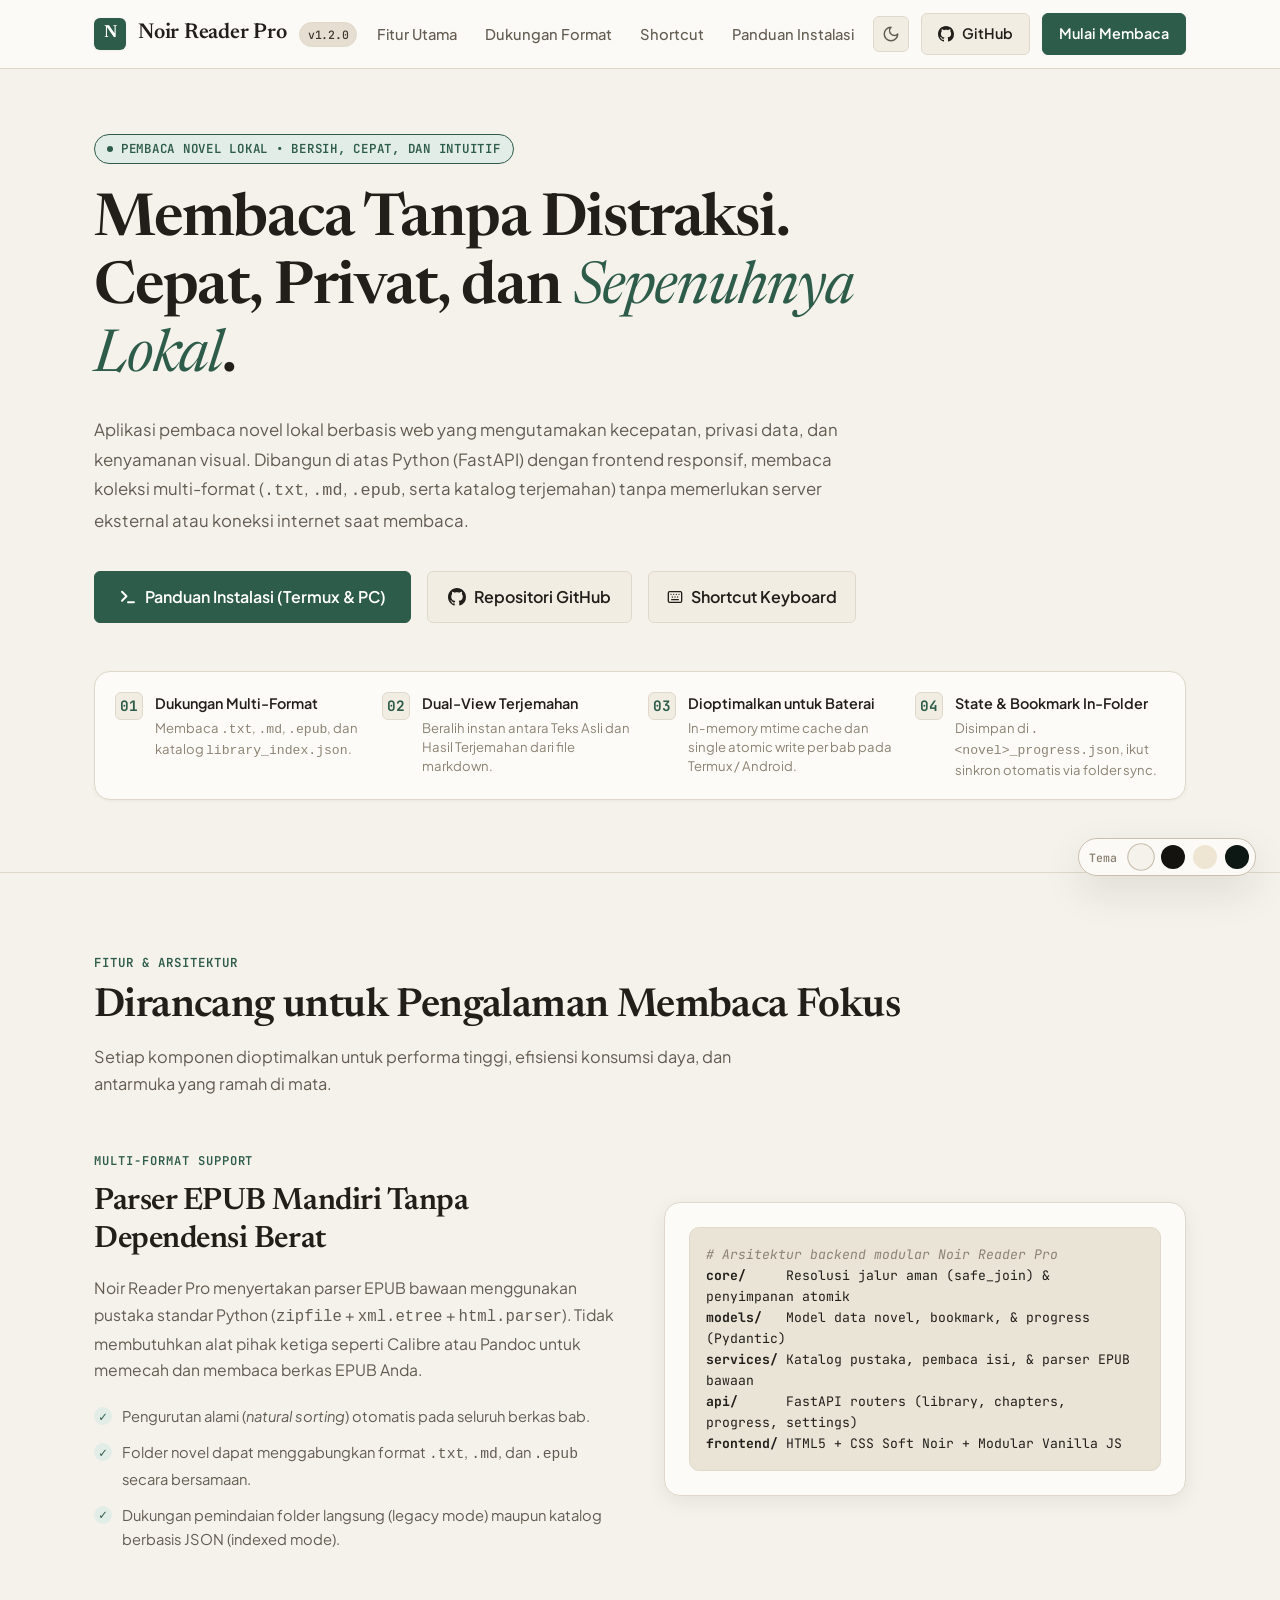
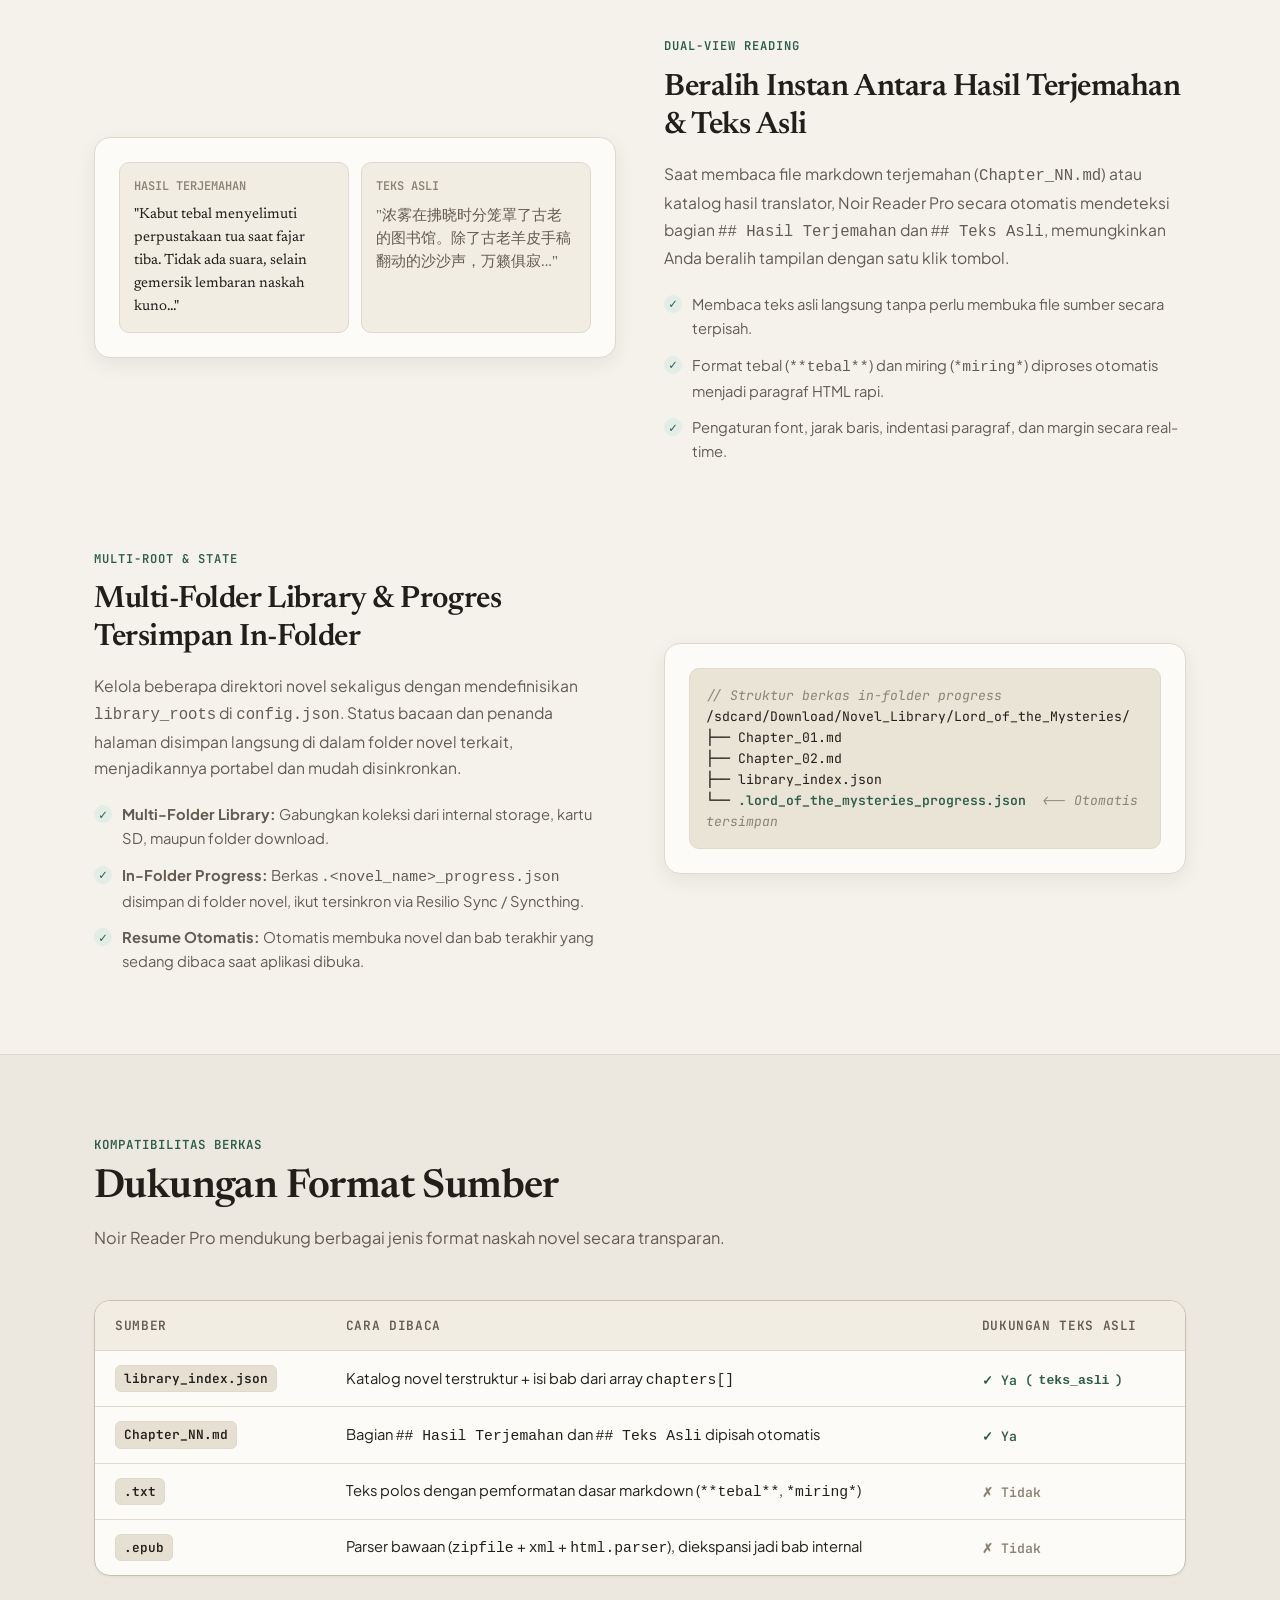
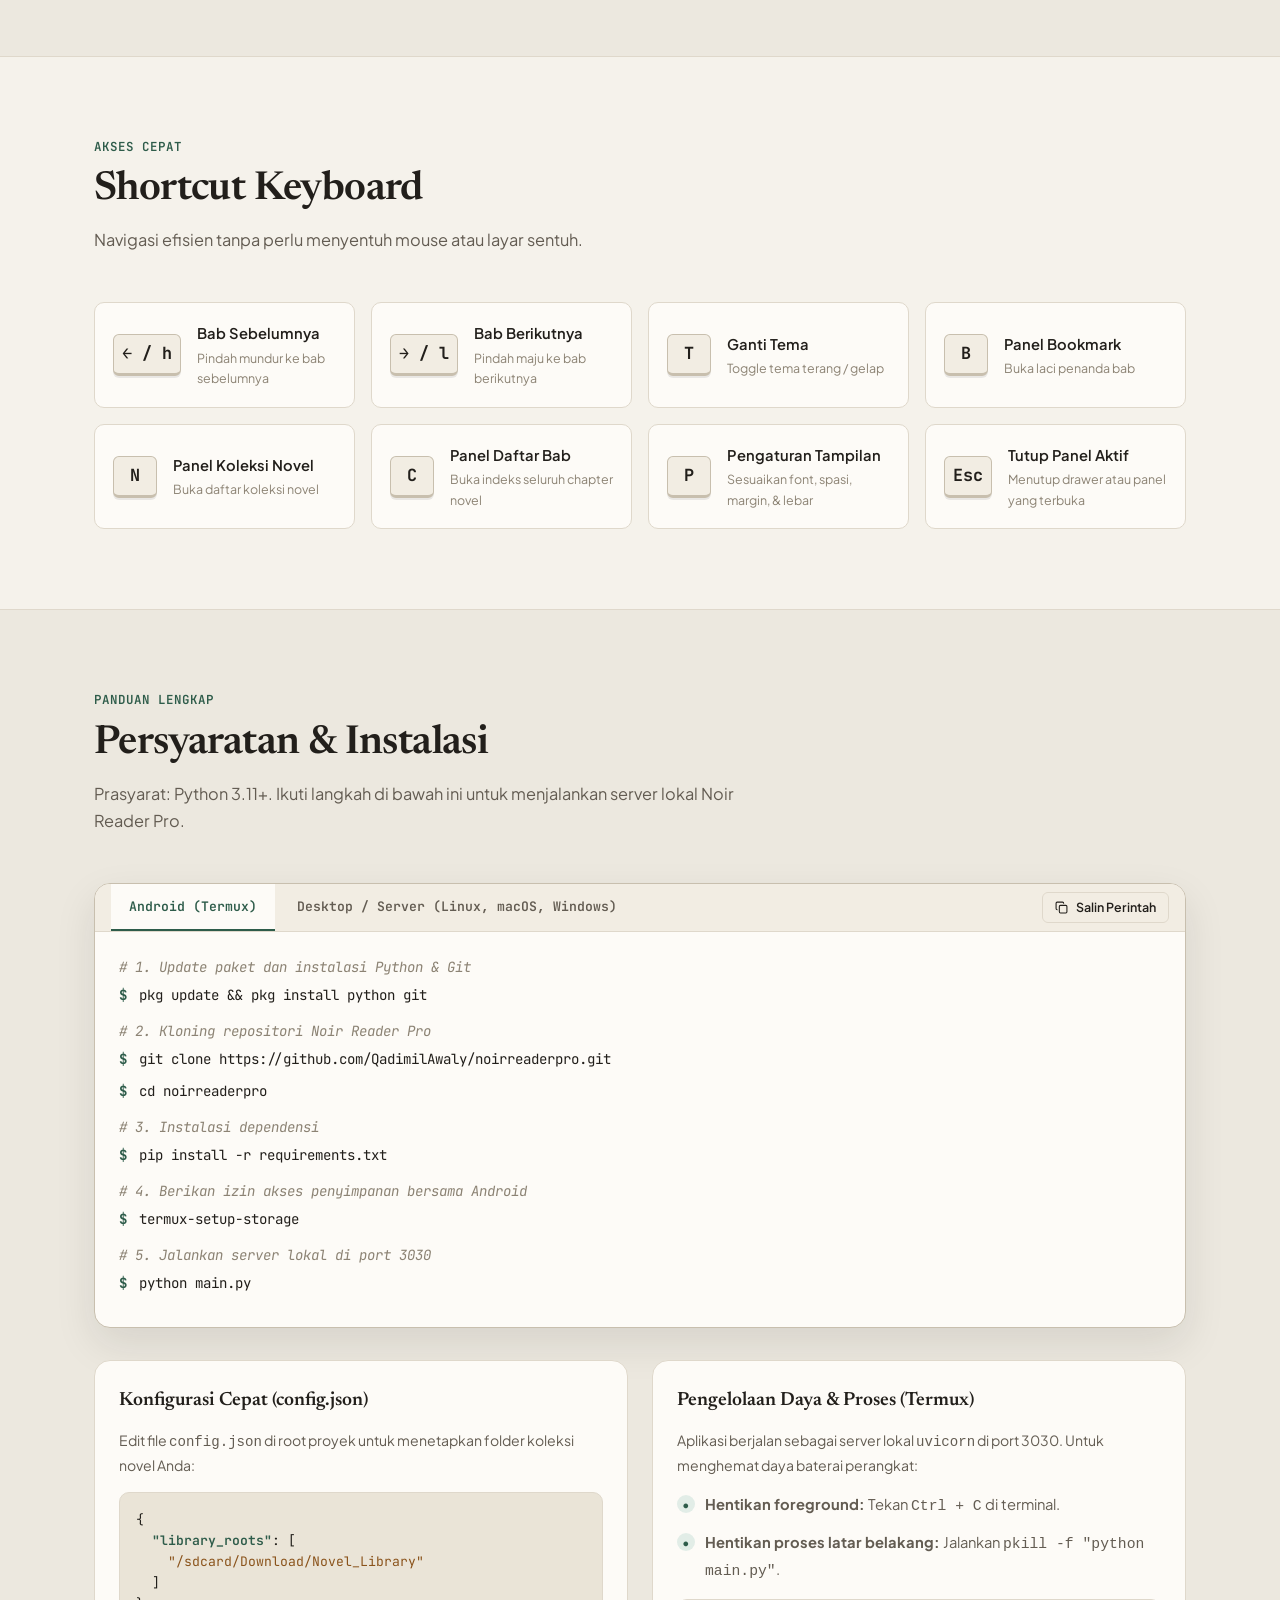
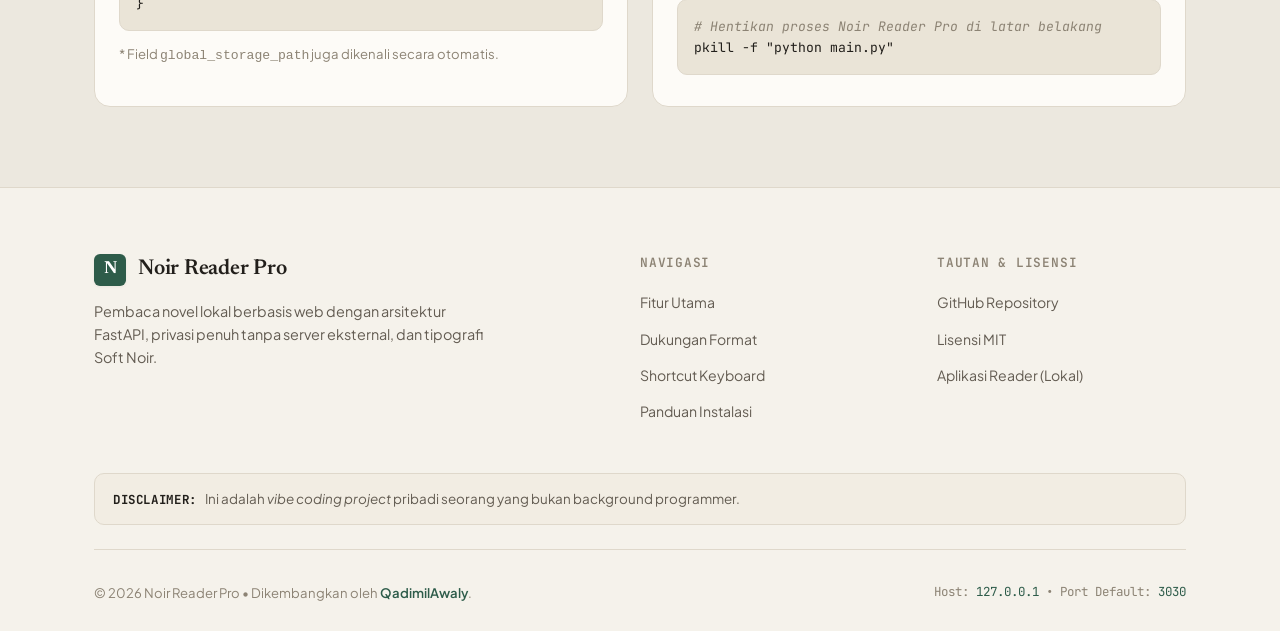
<file: frontend/landing.html>
<!DOCTYPE html>
<html lang="id" data-theme="soft-light">
<head>
  <meta charset="UTF-8" />
  <meta name="viewport" content="width=device-width, initial-scale=1.0" />
  <title>Noir Reader Pro — Pembaca Novel Lokal & EPUB yang Bersih, Cepat, dan Intuitif</title>
  <meta name="description" content="Aplikasi pembaca novel lokal berbasis web untuk Android Termux dan Desktop. Arsitektur FastAPI, hemat baterai, dual-view terjemahan, dan 100% lokal." />

  <!-- Preconnect and Google Fonts -->
  <link rel="preconnect" href="https://fonts.googleapis.com" />
  <link rel="preconnect" href="https://fonts.gstatic.com" crossorigin />
  <link href="https://fonts.googleapis.com/css2?family=JetBrains+Mono:ital,wght@0,400;0,500;0,600;1,400&family=Newsreader:ital,opsz,wght@0,6..72,400;0,6..72,500;0,6..72,600;1,6..72,400;1,6..72,500&family=Plus+Jakarta+Sans:ital,wght@0,400;0,500;0,600;0,700;1,400&display=swap" rel="stylesheet" />

  <style>
    /* ==========================================================================
       1. DESIGN TOKENS & THEMING (Soft Noir Palette)
       ========================================================================== */
    :root {
      /* Base Fonts */
      --font-display: "Newsreader", "Iowan Old Style", "Palatino Linotype", Georgia, serif;
      --font-body: "Plus Jakarta Sans", system-ui, -apple-system, BlinkMacSystemFont, "Segoe UI", sans-serif;
      --font-mono: "JetBrains Mono", "SF Mono", "Fira Code", monospace;

      /* Animation Posture */
      --ease-out: cubic-bezier(0.16, 1, 0.3, 1);
      --duration-fast: 150ms;
      --duration-normal: 250ms;

      /* Radii */
      --radius-sm: 6px;
      --radius-md: 10px;
      --radius-lg: 16px;
      --radius-xl: 24px;
      --radius-full: 9999px;

      /* Base Spacing */
      --container-max: 1140px;
    }

    /* --- Theme: Soft Light (Default Warm Parchment) --- */
    [data-theme="soft-light"] {
      --bg: #f5f2eb;
      --bg-alt: #ece8df;
      --surface: #fdfbf7;
      --surface-2: #f2ede3;
      --surface-3: #e6e0d3;
      --surface-glass: rgba(253, 251, 247, 0.88);

      --fg: #221f1b;
      --fg-soft: #635c52;
      --fg-muted: #8c8374;
      
      --border: #dfd8cb;
      --border-strong: #c8bfae;

      --accent: #2e5c4a;
      --accent-hover: #24493a;
      --accent-soft: #e2ede7;
      --accent-fg: #ffffff;

      --amber-accent: #8a531b;
      --amber-soft: #faebd7;

      --shadow-sm: 0 1px 3px rgba(34, 31, 27, 0.05);
      --shadow-md: 0 6px 20px rgba(34, 31, 27, 0.07);
      --shadow-lg: 0 16px 40px rgba(34, 31, 27, 0.10);

      --badge-bg: #e6dfd1;
      --badge-fg: #3d372e;
      --code-bg: #eae4d7;
    }

    /* --- Theme: Obsidian Noir (Dark Warm Pitch) --- */
    [data-theme="obsidian-dark"] {
      --bg: #141310;
      --bg-alt: #1c1a15;
      --surface: #1e1c17;
      --surface-2: #28251e;
      --surface-3: #343027;
      --surface-glass: rgba(30, 28, 23, 0.90);

      --fg: #ece7dc;
      --fg-soft: #aba191;
      --fg-muted: #7d7465;

      --border: #322e24;
      --border-strong: #474134;

      --accent: #7fae9b;
      --accent-hover: #96c4b2;
      --accent-soft: #1f332a;
      --accent-fg: #101914;

      --amber-accent: #df9e58;
      --amber-soft: #382513;

      --shadow-sm: 0 1px 3px rgba(0, 0, 0, 0.4);
      --shadow-md: 0 8px 24px rgba(0, 0, 0, 0.5);
      --shadow-lg: 0 20px 48px rgba(0, 0, 0, 0.6);

      --badge-bg: #2b2820;
      --badge-fg: #cfc6b7;
      --code-bg: #24211a;
    }

    /* --- Theme: Amber Sepia --- */
    [data-theme="amber-sepia"] {
      --bg: #eee5d3;
      --bg-alt: #e4dac5;
      --surface: #f7f1e4;
      --surface-2: #eadfcb;
      --surface-3: #ded2bb;
      --surface-glass: rgba(247, 241, 228, 0.92);

      --fg: #322619;
      --fg-soft: #6d5840;
      --fg-muted: #957d61;

      --border: #d8caaee0;
      --border-strong: #bead8f;

      --accent: #8b4a24;
      --accent-hover: #723b1b;
      --accent-soft: #f5e4d8;
      --accent-fg: #ffffff;

      --amber-accent: #a35d28;
      --amber-soft: #fceddb;

      --shadow-sm: 0 1px 3px rgba(50, 38, 25, 0.05);
      --shadow-md: 0 6px 20px rgba(50, 38, 25, 0.08);
      --shadow-lg: 0 16px 40px rgba(50, 38, 25, 0.12);

      --badge-bg: #e2d4bc;
      --badge-fg: #4d3c2a;
      --code-bg: #ded0b7;
    }

    /* --- Theme: Emerald Pine (Night Reading) --- */
    [data-theme="emerald-pine"] {
      --bg: #0d1714;
      --bg-alt: #13221e;
      --surface: #172a24;
      --surface-2: #1e352e;
      --surface-3: #27433b;
      --surface-glass: rgba(23, 42, 36, 0.92);

      --fg: #e2ede8;
      --fg-soft: #9eb8af;
      --fg-muted: #6f8c82;

      --border: #233e35;
      --border-strong: #33594d;

      --accent: #65caa8;
      --accent-hover: #81debE;
      --accent-soft: #163d31;
      --accent-fg: #0a1b15;

      --amber-accent: #e2a865;
      --amber-soft: #382813;

      --shadow-sm: 0 1px 3px rgba(0, 0, 0, 0.4);
      --shadow-md: 0 8px 24px rgba(0, 0, 0, 0.5);
      --shadow-lg: 0 20px 48px rgba(0, 0, 0, 0.6);

      --badge-bg: #203c33;
      --badge-fg: #cae3da;
      --code-bg: #1c332c;
    }

    /* ==========================================================================
       2. RESET & BASE ELEMENTS
       ========================================================================== */
    *, *::before, *::after {
      box-sizing: border-box;
      margin: 0;
      padding: 0;
    }

    html {
      scroll-behavior: smooth;
      font-size: 16px;
      -webkit-text-size-adjust: 100%;
    }

    body {
      background-color: var(--bg);
      color: var(--fg);
      font-family: var(--font-body);
      font-size: 1rem;
      line-height: 1.65;
      transition: background-color var(--duration-normal) var(--ease-out), color var(--duration-normal) var(--ease-out);
      -webkit-font-smoothing: antialiased;
      -moz-osx-font-smoothing: grayscale;
      overflow-x: hidden;
    }

    ::selection {
      background: var(--accent);
      color: var(--accent-fg);
    }

    a {
      color: inherit;
      text-decoration: none;
    }

    img, svg {
      display: block;
      max-width: 100%;
    }

    button, input, select {
      font: inherit;
      color: inherit;
    }

    .container {
      width: 100%;
      max-width: var(--container-max);
      margin-left: auto;
      margin-right: auto;
      padding-left: 24px;
      padding-right: 24px;
    }

    /* ==========================================================================
       3. NAVIGATION BAR
       ========================================================================== */
    .site-nav {
      position: sticky;
      top: 0;
      z-index: 100;
      background: var(--surface-glass);
      backdrop-filter: blur(12px);
      -webkit-backdrop-filter: blur(12px);
      border-bottom: 1px solid var(--border);
      transition: background-color var(--duration-normal) var(--ease-out), border-color var(--duration-normal) var(--ease-out);
    }

    .nav-inner {
      display: flex;
      align-items: center;
      justify-content: space-between;
      height: 68px;
    }

    .brand-logo {
      display: flex;
      align-items: center;
      gap: 12px;
      font-family: var(--font-display);
      font-size: 1.35rem;
      font-weight: 600;
      letter-spacing: -0.01em;
      color: var(--fg);
    }

    .brand-icon {
      width: 32px;
      height: 32px;
      background: var(--accent);
      color: var(--accent-fg);
      border-radius: var(--radius-sm);
      display: flex;
      align-items: center;
      justify-content: center;
      font-family: var(--font-display);
      font-weight: 700;
      font-size: 1.1rem;
      box-shadow: var(--shadow-sm);
    }

    .brand-badge {
      font-family: var(--font-mono);
      font-size: 0.72rem;
      font-weight: 500;
      padding: 2px 8px;
      border-radius: var(--radius-full);
      background: var(--badge-bg);
      color: var(--badge-fg);
      border: 1px solid var(--border);
    }

    .nav-links {
      display: flex;
      align-items: center;
      gap: 28px;
      list-style: none;
    }

    .nav-link {
      font-size: 0.92rem;
      font-weight: 500;
      color: var(--fg-soft);
      transition: color var(--duration-fast) ease;
    }

    .nav-link:hover {
      color: var(--fg);
    }

    .nav-actions {
      display: flex;
      align-items: center;
      gap: 12px;
    }

    .btn {
      display: inline-flex;
      align-items: center;
      justify-content: center;
      gap: 8px;
      padding: 8px 16px;
      border-radius: var(--radius-sm);
      font-size: 0.9rem;
      font-weight: 600;
      cursor: pointer;
      border: 1px solid transparent;
      transition: all var(--duration-fast) var(--ease-out);
      user-select: none;
      white-space: nowrap;
    }

    .btn-primary {
      background: var(--accent);
      color: var(--accent-fg);
      border-color: var(--accent);
    }

    .btn-primary:hover {
      background: var(--accent-hover);
      border-color: var(--accent-hover);
      transform: translateY(-1px);
      box-shadow: var(--shadow-sm);
    }

    .btn-secondary {
      background: var(--surface-2);
      color: var(--fg);
      border-color: var(--border);
    }

    .btn-secondary:hover {
      background: var(--surface-3);
      border-color: var(--border-strong);
      transform: translateY(-1px);
    }

    .btn-icon-only {
      padding: 8px;
      border-radius: var(--radius-sm);
      background: var(--surface-2);
      color: var(--fg-soft);
      border: 1px solid var(--border);
      cursor: pointer;
      display: inline-flex;
      align-items: center;
      justify-content: center;
    }

    .btn-icon-only:hover {
      color: var(--fg);
      background: var(--surface-3);
      border-color: var(--border-strong);
    }

    /* ==========================================================================
       4. HERO SECTION
       ========================================================================== */
    .hero {
      padding-top: 64px;
      padding-bottom: 72px;
      position: relative;
    }

    .hero-eyebrow {
      display: inline-flex;
      align-items: center;
      gap: 8px;
      font-family: var(--font-mono);
      font-size: 0.78rem;
      font-weight: 600;
      letter-spacing: 0.06em;
      text-transform: uppercase;
      padding: 4px 12px;
      border-radius: var(--radius-full);
      background: var(--accent-soft);
      color: var(--accent);
      border: 1px solid var(--accent);
      margin-bottom: 24px;
    }

    .hero-eyebrow-dot {
      width: 6px;
      height: 6px;
      border-radius: 50%;
      background: currentColor;
    }

    .hero-title {
      font-family: var(--font-display);
      font-size: clamp(2.4rem, 4.6vw, 3.8rem);
      font-weight: 600;
      line-height: 1.15;
      letter-spacing: -0.02em;
      color: var(--fg);
      max-width: 900px;
      margin-bottom: 24px;
      text-wrap: balance;
    }

    .hero-title em {
      font-style: italic;
      font-weight: 400;
      color: var(--accent);
    }

    .hero-lead {
      font-size: clamp(1.05rem, 1.3vw, 1.2rem);
      line-height: 1.75;
      color: var(--fg-soft);
      max-width: 780px;
      margin-bottom: 36px;
    }

    .hero-ctas {
      display: flex;
      flex-wrap: wrap;
      align-items: center;
      gap: 16px;
      margin-bottom: 48px;
    }

    .hero-highlights-strip {
      display: grid;
      grid-template-columns: repeat(auto-fit, minmax(240px, 1fr));
      gap: 16px;
      padding: 20px;
      border-radius: var(--radius-lg);
      background: var(--surface);
      border: 1px solid var(--border);
      box-shadow: var(--shadow-sm);
    }

    .highlight-item {
      display: flex;
      align-items: flex-start;
      gap: 12px;
    }

    .highlight-symbol {
      font-family: var(--font-mono);
      font-size: 0.9rem;
      font-weight: 700;
      color: var(--accent);
      background: var(--surface-2);
      width: 28px;
      height: 28px;
      border-radius: var(--radius-sm);
      display: flex;
      align-items: center;
      justify-content: center;
      border: 1px solid var(--border);
      flex-shrink: 0;
    }

    .highlight-text strong {
      display: block;
      font-size: 0.9rem;
      font-weight: 600;
      color: var(--fg);
      margin-bottom: 2px;
    }

    .highlight-text span {
      display: block;
      font-size: 0.82rem;
      color: var(--fg-muted);
      line-height: 1.45;
    }

    /* ==========================================================================
       5. CORE FEATURES (Deep Editorial Rows)
       ========================================================================== */
    .features-section {
      padding: 80px 0;
      border-top: 1px solid var(--border);
    }

    .section-header {
      margin-bottom: 48px;
    }

    .section-eyebrow {
      font-family: var(--font-mono);
      font-size: 0.78rem;
      font-weight: 600;
      text-transform: uppercase;
      letter-spacing: 0.08em;
      color: var(--accent);
      margin-bottom: 8px;
      display: block;
    }

    .section-title {
      font-family: var(--font-display);
      font-size: clamp(1.8rem, 3.2vw, 2.5rem);
      font-weight: 600;
      color: var(--fg);
      letter-spacing: -0.015em;
      line-height: 1.25;
      margin-bottom: 12px;
    }

    .section-desc {
      font-size: 1.02rem;
      color: var(--fg-soft);
      max-width: 680px;
      line-height: 1.65;
    }

    .pillar-row {
      display: grid;
      grid-template-columns: 1fr 1fr;
      gap: 48px;
      align-items: center;
      margin-bottom: 80px;
    }

    .pillar-row:last-child {
      margin-bottom: 0;
    }

    .pillar-row.reversed {
      direction: rtl;
    }

    .pillar-row.reversed > * {
      direction: ltr;
    }

    @media (max-width: 860px) {
      .pillar-row, .pillar-row.reversed {
        grid-template-columns: 1fr;
        gap: 32px;
        direction: ltr;
      }
    }

    .pillar-tag {
      font-family: var(--font-mono);
      font-size: 0.76rem;
      font-weight: 600;
      color: var(--accent);
      text-transform: uppercase;
      letter-spacing: 0.08em;
      margin-bottom: 12px;
      display: inline-block;
    }

    .pillar-title {
      font-family: var(--font-display);
      font-size: clamp(1.5rem, 2.4vw, 2rem);
      font-weight: 600;
      line-height: 1.25;
      color: var(--fg);
      margin-bottom: 16px;
      letter-spacing: -0.015em;
    }

    .pillar-body {
      font-size: 0.98rem;
      line-height: 1.7;
      color: var(--fg-soft);
      margin-bottom: 20px;
    }

    .pillar-specs-list {
      list-style: none;
      display: flex;
      flex-direction: column;
      gap: 12px;
    }

    .pillar-spec-item {
      display: flex;
      align-items: flex-start;
      gap: 10px;
      font-size: 0.92rem;
      color: var(--fg-soft);
    }

    .pillar-spec-bullet {
      width: 18px;
      height: 18px;
      border-radius: 50%;
      background: var(--accent-soft);
      color: var(--accent);
      display: flex;
      align-items: center;
      justify-content: center;
      font-size: 0.72rem;
      font-weight: 700;
      flex-shrink: 0;
      margin-top: 3px;
    }

    .pillar-card {
      background: var(--surface);
      border: 1px solid var(--border);
      border-radius: var(--radius-lg);
      padding: 24px;
      box-shadow: var(--shadow-md);
      position: relative;
    }

    .comparison-grid {
      display: grid;
      grid-template-columns: 1fr 1fr;
      gap: 12px;
    }

    .comparison-col {
      padding: 14px;
      border-radius: var(--radius-md);
      background: var(--surface-2);
      border: 1px solid var(--border);
    }

    .comparison-col-header {
      font-family: var(--font-mono);
      font-size: 0.75rem;
      font-weight: 600;
      color: var(--fg-muted);
      margin-bottom: 8px;
      text-transform: uppercase;
    }

    .comparison-col-body {
      font-family: var(--font-display);
      font-size: 0.92rem;
      line-height: 1.55;
      color: var(--fg);
    }

    .code-snippet-box {
      font-family: var(--font-mono);
      font-size: 0.82rem;
      background: var(--code-bg);
      border: 1px solid var(--border);
      border-radius: var(--radius-md);
      padding: 16px;
      line-height: 1.6;
      color: var(--fg);
      overflow-x: auto;
    }

    .code-comment {
      color: var(--fg-muted);
      font-style: italic;
    }

    .code-key {
      color: var(--accent);
      font-weight: 600;
    }

    .code-val {
      color: var(--amber-accent);
    }

    /* ==========================================================================
       6. FORMAT SUPPORT TABLE
       ========================================================================== */
    .formats-section {
      padding: 80px 0;
      background: var(--bg-alt);
      border-top: 1px solid var(--border);
      border-bottom: 1px solid var(--border);
    }

    .table-wrapper {
      background: var(--surface);
      border: 1px solid var(--border-strong);
      border-radius: var(--radius-lg);
      overflow: hidden;
      box-shadow: var(--shadow-sm);
      margin-top: 32px;
    }

    .format-table {
      width: 100%;
      border-collapse: collapse;
      text-align: left;
      font-size: 0.92rem;
    }

    .format-table th, .format-table td {
      padding: 14px 20px;
      border-bottom: 1px solid var(--border);
    }

    .format-table th {
      background: var(--surface-2);
      font-family: var(--font-mono);
      font-size: 0.8rem;
      font-weight: 600;
      color: var(--fg-soft);
      text-transform: uppercase;
      letter-spacing: 0.05em;
    }

    .format-table tr:last-child td {
      border-bottom: none;
    }

    .format-table tr:hover td {
      background: var(--surface-2);
    }

    .format-badge {
      font-family: var(--font-mono);
      font-size: 0.8rem;
      font-weight: 600;
      padding: 2px 8px;
      border-radius: var(--radius-sm);
      background: var(--surface-3);
      color: var(--fg);
      border: 1px solid var(--border);
      display: inline-block;
    }

    .status-badge {
      display: inline-flex;
      align-items: center;
      gap: 6px;
      font-size: 0.82rem;
      font-weight: 600;
      font-family: var(--font-mono);
    }

    .status-badge.yes { color: var(--accent); }
    .status-badge.no { color: var(--fg-muted); }

    /* ==========================================================================
       7. KEYBOARD SHORTCUTS
       ========================================================================== */
    .shortcuts-section {
      padding: 80px 0;
    }

    .kbd-matrix {
      display: grid;
      grid-template-columns: repeat(auto-fit, minmax(220px, 1fr));
      gap: 16px;
      margin-top: 36px;
    }

    .kbd-card {
      background: var(--surface);
      border: 1px solid var(--border);
      border-radius: var(--radius-md);
      padding: 18px;
      display: flex;
      align-items: center;
      gap: 16px;
      cursor: pointer;
      transition: all var(--duration-fast) var(--ease-out);
    }

    .kbd-card:hover, .kbd-card.active-key {
      border-color: var(--accent);
      background: var(--accent-soft);
      transform: translateY(-2px);
      box-shadow: var(--shadow-sm);
    }

    .kbd-key {
      font-family: var(--font-mono);
      font-size: 1.05rem;
      font-weight: 700;
      background: var(--surface-2);
      color: var(--fg);
      border: 1px solid var(--border-strong);
      border-bottom-width: 3px;
      border-radius: var(--radius-sm);
      min-width: 44px;
      height: 42px;
      display: flex;
      align-items: center;
      justify-content: center;
      padding: 0 8px;
      flex-shrink: 0;
      box-shadow: 0 2px 0 rgba(0,0,0,0.08);
      transition: transform var(--duration-fast) ease;
    }

    .kbd-card:hover .kbd-key, .kbd-card.active-key .kbd-key {
      background: var(--accent);
      color: var(--accent-fg);
      border-color: var(--accent);
      transform: translateY(1px);
      border-bottom-width: 1px;
    }

    .kbd-info h4 {
      font-size: 0.92rem;
      font-weight: 600;
      color: var(--fg);
      margin-bottom: 2px;
    }

    .kbd-info p {
      font-size: 0.78rem;
      color: var(--fg-muted);
    }

    /* ==========================================================================
       8. QUICKSTART & INSTALLATION GUIDE
       ========================================================================== */
    .quickstart-section {
      padding: 80px 0;
      background: var(--bg-alt);
      border-top: 1px solid var(--border);
      border-bottom: 1px solid var(--border);
    }

    .terminal-window {
      background: var(--surface);
      border: 1px solid var(--border-strong);
      border-radius: var(--radius-lg);
      overflow: hidden;
      box-shadow: var(--shadow-lg);
      margin-top: 36px;
    }

    .terminal-tabbar {
      display: flex;
      align-items: center;
      justify-content: space-between;
      background: var(--surface-2);
      border-bottom: 1px solid var(--border);
      padding: 0 16px;
    }

    .terminal-tabs {
      display: flex;
      gap: 4px;
    }

    .terminal-tab {
      padding: 12px 18px;
      font-family: var(--font-mono);
      font-size: 0.82rem;
      font-weight: 600;
      color: var(--fg-soft);
      border: none;
      background: none;
      cursor: pointer;
      border-bottom: 2px solid transparent;
      transition: all var(--duration-fast) ease;
    }

    .terminal-tab.active {
      color: var(--accent);
      border-bottom-color: var(--accent);
      background: var(--surface);
    }

    .terminal-body {
      padding: 24px;
      font-family: var(--font-mono);
      font-size: 0.88rem;
      line-height: 1.7;
      color: var(--fg);
      position: relative;
    }

    .terminal-line {
      display: flex;
      align-items: baseline;
      gap: 12px;
      margin-bottom: 8px;
    }

    .terminal-prompt {
      color: var(--accent);
      font-weight: 700;
      user-select: none;
    }

    .terminal-cmd {
      color: var(--fg);
    }

    .terminal-comment {
      color: var(--fg-muted);
      font-style: italic;
      margin-top: 12px;
      margin-bottom: 4px;
    }

    .terminal-comment:first-child {
      margin-top: 0;
    }

    .config-box {
      margin-top: 32px;
      display: grid;
      grid-template-columns: 1fr 1fr;
      gap: 24px;
    }

    @media (max-width: 768px) {
      .config-box {
        grid-template-columns: 1fr;
      }
    }

    .config-card {
      background: var(--surface);
      border: 1px solid var(--border);
      border-radius: var(--radius-lg);
      padding: 24px;
    }

    .config-card h4 {
      font-family: var(--font-display);
      font-size: 1.2rem;
      font-weight: 600;
      margin-bottom: 12px;
      color: var(--fg);
    }

    .config-card p {
      font-size: 0.88rem;
      color: var(--fg-soft);
      margin-bottom: 16px;
      line-height: 1.6;
    }

    /* ==========================================================================
       9. FOOTER
       ========================================================================== */
    .site-footer {
      padding: 64px 0 40px;
      background: var(--bg);
    }

    .footer-grid {
      display: grid;
      grid-template-columns: 2fr 1fr 1fr;
      gap: 48px;
      margin-bottom: 48px;
    }

    @media (max-width: 768px) {
      .footer-grid {
        grid-template-columns: 1fr;
        gap: 32px;
      }
    }

    .footer-brand h3 {
      font-family: var(--font-display);
      font-size: 1.3rem;
      font-weight: 600;
      margin-bottom: 10px;
      color: var(--fg);
    }

    .footer-brand p {
      font-size: 0.9rem;
      color: var(--fg-soft);
      max-width: 400px;
      line-height: 1.6;
    }

    .footer-col h4 {
      font-family: var(--font-mono);
      font-size: 0.8rem;
      font-weight: 600;
      text-transform: uppercase;
      letter-spacing: 0.06em;
      color: var(--fg-muted);
      margin-bottom: 16px;
    }

    .footer-links {
      list-style: none;
      display: flex;
      flex-direction: column;
      gap: 10px;
    }

    .footer-links a {
      font-size: 0.88rem;
      color: var(--fg-soft);
      transition: color var(--duration-fast) ease;
    }

    .footer-links a:hover {
      color: var(--accent);
    }

    .footer-bottom {
      display: flex;
      flex-wrap: wrap;
      align-items: center;
      justify-content: space-between;
      gap: 16px;
      padding-top: 32px;
      border-top: 1px solid var(--border);
      font-size: 0.82rem;
      color: var(--fg-muted);
    }

    /* ==========================================================================
       10. FLOATING THEME CONTROLLER
       ========================================================================== */
    .floating-tweaks {
      position: fixed;
      bottom: 24px;
      right: 24px;
      z-index: 999;
      display: flex;
      align-items: center;
      gap: 8px;
      padding: 6px;
      background: var(--surface-glass);
      backdrop-filter: blur(16px);
      -webkit-backdrop-filter: blur(16px);
      border: 1px solid var(--border-strong);
      border-radius: var(--radius-full);
      box-shadow: var(--shadow-lg);
    }

    .theme-chip {
      width: 24px;
      height: 24px;
      border-radius: 50%;
      border: 2px solid transparent;
      cursor: pointer;
      transition: transform var(--duration-fast) ease, border-color var(--duration-fast) ease;
    }

    .theme-chip:hover {
      transform: scale(1.15);
    }

    .theme-chip.active {
      border-color: var(--fg);
      transform: scale(1.15);
    }

    .theme-chip[data-set-theme="soft-light"] { background: #f5f2eb; border: 1px solid #c8bfae; }
    .theme-chip[data-set-theme="obsidian-dark"] { background: #141310; }
    .theme-chip[data-set-theme="amber-sepia"] { background: #eee5d3; }
    .theme-chip[data-set-theme="emerald-pine"] { background: #0d1714; }

    @media (max-width: 640px) {
      .nav-links { display: none; }
      .hero { padding-top: 36px; padding-bottom: 48px; }
      .hero-title { font-size: 2.1rem; }
      .floating-tweaks { bottom: 16px; right: 16px; }
    }
  </style>
</head>
<body>

  <!-- ==========================================================================
       NAVIGATION
       ========================================================================== -->
  <header class="site-nav">
    <div class="container">
      <div class="nav-inner">
        <a href="#" class="brand-logo" aria-label="Noir Reader Pro Home">
          <div class="brand-icon">N</div>
          <span>Noir Reader Pro</span>
          <span class="brand-badge">v1.2.0</span>
        </a>

        <ul class="nav-links">
          <li><a href="#features" class="nav-link">Fitur Utama</a></li>
          <li><a href="#formats" class="nav-link">Dukungan Format</a></li>
          <li><a href="#shortcuts" class="nav-link">Shortcut</a></li>
          <li><a href="#quickstart" class="nav-link">Panduan Instalasi</a></li>
        </ul>

        <div class="nav-actions">
          <button id="nav-theme-toggle" class="btn-icon-only" aria-label="Ganti Tema" title="Ganti Tema Terang/Gelap">
            <svg width="18" height="18" viewBox="0 0 24 24" fill="none" stroke="currentColor" stroke-width="2" stroke-linecap="round" stroke-linejoin="round">
              <path d="M12 3a6 6 0 0 0 9 9 9 9 0 1 1-9-9Z"></path>
            </svg>
          </button>
          <a href="https://github.com/QadimilAwaly/noirreaderpro" target="_blank" rel="noopener noreferrer" class="btn btn-secondary">
            <svg width="16" height="16" viewBox="0 0 24 24" fill="currentColor">
              <path d="M12 0C5.37 0 0 5.37 0 12c0 5.31 3.435 9.795 8.205 11.385.6.105.825-.255.825-.57 0-.285-.015-1.23-.015-2.235-3.015.555-3.795-.735-4.035-1.41-.135-.345-.72-1.41-1.23-1.695-.42-.225-1.02-.78-.015-.795.945-.015 1.62.87 1.845 1.23 1.08 1.815 2.805 1.305 3.495.99.105-.78.42-1.305.765-1.605-2.67-.3-5.46-1.335-5.46-5.925 0-1.305.465-2.385 1.23-3.225-.12-.3-.54-1.53.12-3.18 0 0 1.005-.315 3.3 1.23.96-.27 1.98-.405 3-.405s2.04.135 3 .405c2.295-1.56 3.3-1.23 3.3-1.23.66 1.65.24 2.88.12 3.18.765.84 1.23 1.905 1.23 3.225 0 4.605-2.805 5.625-5.475 5.925.435.375.81 1.095.81 2.22 0 1.605-.015 2.895-.015 3.3 0 .315.225.69.825.57A12.02 12.02 0 0 0 24 12c0-6.63-5.37-12-12-12Z"/>
            </svg>
            <span>GitHub</span>
          </a>
          <a href="#quickstart" class="btn btn-primary">
            <span>Mulai Membaca</span>
          </a>
        </div>
      </div>
    </div>
  </header>

  <!-- ==========================================================================
       HERO SECTION
       ========================================================================== -->
  <section class="hero">
    <div class="container">
      <div class="hero-eyebrow">
        <span class="hero-eyebrow-dot"></span>
        <span>Pembaca Novel Lokal • Bersih, Cepat, dan Intuitif</span>
      </div>

      <h1 class="hero-title">
        Membaca Tanpa Distraksi.<br />
        Cepat, Privat, dan <em>Sepenuhnya Lokal</em>.
      </h1>

      <p class="hero-lead">
        Aplikasi pembaca novel lokal berbasis web yang mengutamakan kecepatan, privasi data, dan kenyamanan visual. Dibangun di atas Python (FastAPI) dengan frontend responsif, membaca koleksi multi-format (<code>.txt</code>, <code>.md</code>, <code>.epub</code>, serta katalog terjemahan) tanpa memerlukan server eksternal atau koneksi internet saat membaca.
      </p>

      <div class="hero-ctas">
        <a href="#quickstart" class="btn btn-primary" style="padding: 12px 24px; font-size: 1rem;">
          <svg width="18" height="18" viewBox="0 0 24 24" fill="none" stroke="currentColor" stroke-width="2.5" stroke-linecap="round" stroke-linejoin="round">
            <polyline points="4 17 10 11 4 5"></polyline>
            <line x1="12" y1="19" x2="20" y2="19"></line>
          </svg>
          <span>Panduan Instalasi (Termux & PC)</span>
        </a>

        <a href="https://github.com/QadimilAwaly/noirreaderpro" target="_blank" rel="noopener noreferrer" class="btn btn-secondary" style="padding: 12px 20px; font-size: 1rem;">
          <svg width="18" height="18" viewBox="0 0 24 24" fill="currentColor">
            <path d="M12 0C5.37 0 0 5.37 0 12c0 5.31 3.435 9.795 8.205 11.385.6.105.825-.255.825-.57 0-.285-.015-1.23-.015-2.235-3.015.555-3.795-.735-4.035-1.41-.135-.345-.72-1.41-1.23-1.695-.42-.225-1.02-.78-.015-.795.945-.015 1.62.87 1.845 1.23 1.08 1.815 2.805 1.305 3.495.99.105-.78.42-1.305.765-1.605-2.67-.3-5.46-1.335-5.46-5.925 0-1.305.465-2.385 1.23-3.225-.12-.3-.54-1.53.12-3.18 0 0 1.005-.315 3.3 1.23.96-.27 1.98-.405 3-.405s2.04.135 3 .405c2.295-1.56 3.3-1.23 3.3-1.23.66 1.65.24 2.88.12 3.18.765.84 1.23 1.905 1.23 3.225 0 4.605-2.805 5.625-5.475 5.925.435.375.81 1.095.81 2.22 0 1.605-.015 2.895-.015 3.3 0 .315.225.69.825.57A12.02 12.02 0 0 0 24 12c0-6.63-5.37-12-12-12Z"/>
          </svg>
          <span>Repositori GitHub</span>
        </a>

        <a href="#shortcuts" class="btn btn-secondary" style="padding: 12px 18px; font-size: 1rem;">
          <svg width="16" height="16" viewBox="0 0 24 24" fill="none" stroke="currentColor" stroke-width="2" stroke-linecap="round" stroke-linejoin="round">
            <rect width="20" height="16" x="2" y="4" rx="2"></rect>
            <path d="M6 8h.01M10 8h.01M14 8h.01M18 8h.01M8 12h.01M12 12h.01M16 12h.01M7 16h10"></path>
          </svg>
          <span>Shortcut Keyboard</span>
        </a>
      </div>

      <!-- Highlights Strip -->
      <div class="hero-highlights-strip">
        <div class="highlight-item">
          <div class="highlight-symbol">01</div>
          <div class="highlight-text">
            <strong>Dukungan Multi-Format</strong>
            <span>Membaca <code>.txt</code>, <code>.md</code>, <code>.epub</code>, dan katalog <code>library_index.json</code>.</span>
          </div>
        </div>

        <div class="highlight-item">
          <div class="highlight-symbol">02</div>
          <div class="highlight-text">
            <strong>Dual-View Terjemahan</strong>
            <span>Beralih instan antara Teks Asli dan Hasil Terjemahan dari file markdown.</span>
          </div>
        </div>

        <div class="highlight-item">
          <div class="highlight-symbol">03</div>
          <div class="highlight-text">
            <strong>Dioptimalkan untuk Baterai</strong>
            <span>In-memory mtime cache dan single atomic write per bab pada Termux / Android.</span>
          </div>
        </div>

        <div class="highlight-item">
          <div class="highlight-symbol">04</div>
          <div class="highlight-text">
            <strong>State & Bookmark In-Folder</strong>
            <span>Disimpan di <code>.&lt;novel&gt;_progress.json</code>, ikut sinkron otomatis via folder sync.</span>
          </div>
        </div>
      </div>
    </div>
  </section>

  <!-- ==========================================================================
       CORE FEATURES
       ========================================================================== -->
  <section id="features" class="features-section">
    <div class="container">
      <div class="section-header">
        <span class="section-eyebrow">Fitur & Arsitektur</span>
        <h2 class="section-title">Dirancang untuk Pengalaman Membaca Fokus</h2>
        <p class="section-desc">
          Setiap komponen dioptimalkan untuk performa tinggi, efisiensi konsumsi daya, dan antarmuka yang ramah di mata.
        </p>
      </div>
      
      <!-- Feature 1: Multi-Format & EPUB -->
      <div class="pillar-row">
        <div class="pillar-content">
          <span class="pillar-tag">Multi-Format Support</span>
          <h3 class="pillar-title">Parser EPUB Mandiri Tanpa Dependensi Berat</h3>
          <p class="pillar-body">
            Noir Reader Pro menyertakan parser EPUB bawaan menggunakan pustaka standar Python (<code>zipfile</code> + <code>xml.etree</code> + <code>html.parser</code>). Tidak membutuhkan alat pihak ketiga seperti Calibre atau Pandoc untuk memecah dan membaca berkas EPUB Anda.
          </p>

          <ul class="pillar-specs-list">
            <li class="pillar-spec-item">
              <div class="pillar-spec-bullet">✓</div>
              <div>Pengurutan alami (<em>natural sorting</em>) otomatis pada seluruh berkas bab.</div>
            </li>
            <li class="pillar-spec-item">
              <div class="pillar-spec-bullet">✓</div>
              <div>Folder novel dapat menggabungkan format <code>.txt</code>, <code>.md</code>, dan <code>.epub</code> secara bersamaan.</div>
            </li>
            <li class="pillar-spec-item">
              <div class="pillar-spec-bullet">✓</div>
              <div>Dukungan pemindaian folder langsung (legacy mode) maupun katalog berbasis JSON (indexed mode).</div>
            </li>
          </ul>
        </div>

        <div class="pillar-card">
          <div class="code-snippet-box">
            <div class="code-comment"># Arsitektur backend modular Noir Reader Pro</div>
            <strong>core/</strong>&nbsp;&nbsp;&nbsp;&nbsp;&nbsp;Resolusi jalur aman (safe_join) & penyimpanan atomik<br />
            <strong>models/</strong>&nbsp;&nbsp;&nbsp;Model data novel, bookmark, & progress (Pydantic)<br />
            <strong>services/</strong>&nbsp;Katalog pustaka, pembaca isi, & parser EPUB bawaan<br />
            <strong>api/</strong>&nbsp;&nbsp;&nbsp;&nbsp;&nbsp;&nbsp;FastAPI routers (library, chapters, progress, settings)<br />
            <strong>frontend/</strong>&nbsp;HTML5 + CSS Soft Noir + Modular Vanilla JS
          </div>
        </div>
      </div>

      <!-- Feature 2: Dual View -->
      <div class="pillar-row reversed">
        <div class="pillar-content">
          <span class="pillar-tag">Dual-View Reading</span>
          <h3 class="pillar-title">Beralih Instan Antara Hasil Terjemahan & Teks Asli</h3>
          <p class="pillar-body">
            Saat membaca file markdown terjemahan (<code>Chapter_NN.md</code>) atau katalog hasil translator, Noir Reader Pro secara otomatis mendeteksi bagian <code>## Hasil Terjemahan</code> dan <code>## Teks Asli</code>, memungkinkan Anda beralih tampilan dengan satu klik tombol.
          </p>

          <ul class="pillar-specs-list">
            <li class="pillar-spec-item">
              <div class="pillar-spec-bullet">✓</div>
              <div>Membaca teks asli langsung tanpa perlu membuka file sumber secara terpisah.</div>
            </li>
            <li class="pillar-spec-item">
              <div class="pillar-spec-bullet">✓</div>
              <div>Format tebal (<code>**tebal**</code>) dan miring (<code>*miring*</code>) diproses otomatis menjadi paragraf HTML rapi.</div>
            </li>
            <li class="pillar-spec-item">
              <div class="pillar-spec-bullet">✓</div>
              <div>Pengaturan font, jarak baris, indentasi paragraf, dan margin secara real-time.</div>
            </li>
          </ul>
        </div>

        <div class="pillar-card">
          <div class="comparison-grid">
            <div class="comparison-col">
              <div class="comparison-col-header">Hasil Terjemahan</div>
              <div class="comparison-col-body">
                "Kabut tebal menyelimuti perpustakaan tua saat fajar tiba. Tidak ada suara, selain gemersik lembaran naskah kuno..."
              </div>
            </div>
            <div class="comparison-col">
              <div class="comparison-col-header">Teks Asli</div>
              <div class="comparison-col-body" style="font-family: serif; color: var(--fg-soft);">
                "浓雾在拂晓时分笼罩了古老的图书馆。除了古老羊皮手稿翻动的沙沙声，万籁俱寂..."
              </div>
            </div>
          </div>
        </div>
      </div>

      <!-- Feature 3: Multi-folder & In-Folder Progress -->
      <div class="pillar-row">
        <div class="pillar-content">
          <span class="pillar-tag">Multi-Root & State</span>
          <h3 class="pillar-title">Multi-Folder Library & Progres Tersimpan In-Folder</h3>
          <p class="pillar-body">
            Kelola beberapa direktori novel sekaligus dengan mendefinisikan <code>library_roots</code> di <code>config.json</code>. Status bacaan dan penanda halaman disimpan langsung di dalam folder novel terkait, menjadikannya portabel dan mudah disinkronkan.
          </p>

          <ul class="pillar-specs-list">
            <li class="pillar-spec-item">
              <div class="pillar-spec-bullet">✓</div>
              <div><strong>Multi-Folder Library:</strong> Gabungkan koleksi dari internal storage, kartu SD, maupun folder download.</div>
            </li>
            <li class="pillar-spec-item">
              <div class="pillar-spec-bullet">✓</div>
              <div><strong>In-Folder Progress:</strong> Berkas <code>.&lt;novel_name&gt;_progress.json</code> disimpan di folder novel, ikut tersinkron via Resilio Sync / Syncthing.</div>
            </li>
            <li class="pillar-spec-item">
              <div class="pillar-spec-bullet">✓</div>
              <div><strong>Resume Otomatis:</strong> Otomatis membuka novel dan bab terakhir yang sedang dibaca saat aplikasi dibuka.</div>
            </li>
          </ul>
        </div>

        <div class="pillar-card">
          <div class="code-snippet-box">
            <div class="code-comment">// Struktur berkas in-folder progress</div>
            /sdcard/Download/Novel_Library/Lord_of_the_Mysteries/<br />
            ├── Chapter_01.md<br />
            ├── Chapter_02.md<br />
            ├── library_index.json<br />
            └── <span class="code-key">.lord_of_the_mysteries_progress.json</span>&nbsp;&nbsp;<span class="code-comment">&lt;-- Otomatis tersimpan</span>
          </div>
        </div>
      </div>

    </div>
  </section>

  <!-- ==========================================================================
       FORMAT SUPPORT TABLE
       ========================================================================== -->
  <section id="formats" class="formats-section">
    <div class="container">
      <div class="section-header">
        <span class="section-eyebrow">Kompatibilitas Berkas</span>
        <h2 class="section-title">Dukungan Format Sumber</h2>
        <p class="section-desc">
          Noir Reader Pro mendukung berbagai jenis format naskah novel secara transparan.
        </p>
      </div>

      <div class="table-wrapper">
        <table class="format-table">
          <thead>
            <tr>
              <th>Sumber</th>
              <th>Cara Dibaca</th>
              <th>Dukungan Teks Asli</th>
            </tr>
          </thead>
          <tbody>
            <tr>
              <td><span class="format-badge">library_index.json</span></td>
              <td>Katalog novel terstruktur + isi bab dari array <code>chapters[]</code></td>
              <td><span class="status-badge yes">✓ Ya (<code>teks_asli</code>)</span></td>
            </tr>
            <tr>
              <td><span class="format-badge">Chapter_NN.md</span></td>
              <td>Bagian <code>## Hasil Terjemahan</code> dan <code>## Teks Asli</code> dipisah otomatis</td>
              <td><span class="status-badge yes">✓ Ya</span></td>
            </tr>
            <tr>
              <td><span class="format-badge">.txt</span></td>
              <td>Teks polos dengan pemformatan dasar markdown (<code>**tebal**</code>, <code>*miring*</code>)</td>
              <td><span class="status-badge no">✗ Tidak</span></td>
            </tr>
            <tr>
              <td><span class="format-badge">.epub</span></td>
              <td>Parser bawaan (<code>zipfile</code> + <code>xml</code> + <code>html.parser</code>), diekspansi jadi bab internal</td>
              <td><span class="status-badge no">✗ Tidak</span></td>
            </tr>
          </tbody>
        </table>
      </div>
    </div>
  </section>

  <!-- ==========================================================================
       KEYBOARD SHORTCUT MATRIX
       ========================================================================== -->
  <section id="shortcuts" class="shortcuts-section">
    <div class="container">
      <div class="section-header">
        <span class="section-eyebrow">Akses Cepat</span>
        <h2 class="section-title">Shortcut Keyboard</h2>
        <p class="section-desc">
          Navigasi efisien tanpa perlu menyentuh mouse atau layar sentuh.
        </p>
      </div>

      <div class="kbd-matrix">
        <div class="kbd-card" data-key="ArrowLeft">
          <div class="kbd-key">← / h</div>
          <div class="kbd-info">
            <h4>Bab Sebelumnya</h4>
            <p>Pindah mundur ke bab sebelumnya</p>
          </div>
        </div>

        <div class="kbd-card" data-key="ArrowRight">
          <div class="kbd-key">→ / l</div>
          <div class="kbd-info">
            <h4>Bab Berikutnya</h4>
            <p>Pindah maju ke bab berikutnya</p>
          </div>
        </div>

        <div class="kbd-card" data-key="KeyT">
          <div class="kbd-key">T</div>
          <div class="kbd-info">
            <h4>Ganti Tema</h4>
            <p>Toggle tema terang / gelap</p>
          </div>
        </div>

        <div class="kbd-card" data-key="KeyB">
          <div class="kbd-key">B</div>
          <div class="kbd-info">
            <h4>Panel Bookmark</h4>
            <p>Buka laci penanda bab</p>
          </div>
        </div>

        <div class="kbd-card" data-key="KeyN">
          <div class="kbd-key">N</div>
          <div class="kbd-info">
            <h4>Panel Koleksi Novel</h4>
            <p>Buka daftar koleksi novel</p>
          </div>
        </div>

        <div class="kbd-card" data-key="KeyC">
          <div class="kbd-key">C</div>
          <div class="kbd-info">
            <h4>Panel Daftar Bab</h4>
            <p>Buka indeks seluruh chapter novel</p>
          </div>
        </div>

        <div class="kbd-card" data-key="KeyP">
          <div class="kbd-key">P</div>
          <div class="kbd-info">
            <h4>Pengaturan Tampilan</h4>
            <p>Sesuaikan font, spasi, margin, & lebar</p>
          </div>
        </div>

        <div class="kbd-card" data-key="Escape">
          <div class="kbd-key">Esc</div>
          <div class="kbd-info">
            <h4>Tutup Panel Aktif</h4>
            <p>Menutup drawer atau panel yang terbuka</p>
          </div>
        </div>
      </div>
    </div>
  </section>

  <!-- ==========================================================================
       QUICKSTART & INSTALLATION GUIDE
       ========================================================================== -->
  <section id="quickstart" class="quickstart-section">
    <div class="container">
      <div class="section-header">
        <span class="section-eyebrow">Panduan Lengkap</span>
        <h2 class="section-title">Persyaratan & Instalasi</h2>
        <p class="section-desc">
          Prasyarat: Python 3.11+. Ikuti langkah di bawah ini untuk menjalankan server lokal Noir Reader Pro.
        </p>
      </div>

      <div class="terminal-window">
        <!-- Terminal Tabbar -->
        <div class="terminal-tabbar">
          <div class="terminal-tabs">
            <button class="terminal-tab active" data-terminal-tab="termux">Android (Termux)</button>
            <button class="terminal-tab" data-terminal-tab="desktop">Desktop / Server (Linux, macOS, Windows)</button>
          </div>

          <button id="copy-terminal-btn" class="btn btn-secondary" style="padding: 4px 12px; font-size: 0.78rem;">
            <svg width="13" height="13" viewBox="0 0 24 24" fill="none" stroke="currentColor" stroke-width="2" stroke-linecap="round" stroke-linejoin="round">
              <rect width="14" height="14" x="8" y="8" rx="2" ry="2"></rect>
              <path d="M4 16c-1.1 0-2-.9-2-2V4c0-1.1.9-2 2-2h10c1.1 0 2 .9 2 2"></path>
            </svg>
            <span id="copy-btn-text">Salin Perintah</span>
          </button>
        </div>

        <!-- Terminal Content -->
        <div class="terminal-body">
          <!-- Termux Tab -->
          <div id="termux-code" class="terminal-snippet">
            <div class="terminal-comment"># 1. Update paket dan instalasi Python & Git</div>
            <div class="terminal-line"><span class="terminal-prompt">$</span><span class="terminal-cmd">pkg update && pkg install python git</span></div>
            
            <div class="terminal-comment"># 2. Kloning repositori Noir Reader Pro</div>
            <div class="terminal-line"><span class="terminal-prompt">$</span><span class="terminal-cmd">git clone https://github.com/QadimilAwaly/noirreaderpro.git</span></div>
            <div class="terminal-line"><span class="terminal-prompt">$</span><span class="terminal-cmd">cd noirreaderpro</span></div>

            <div class="terminal-comment"># 3. Instalasi dependensi</div>
            <div class="terminal-line"><span class="terminal-prompt">$</span><span class="terminal-cmd">pip install -r requirements.txt</span></div>

            <div class="terminal-comment"># 4. Berikan izin akses penyimpanan bersama Android</div>
            <div class="terminal-line"><span class="terminal-prompt">$</span><span class="terminal-cmd">termux-setup-storage</span></div>

            <div class="terminal-comment"># 5. Jalankan server lokal di port 3030</div>
            <div class="terminal-line"><span class="terminal-prompt">$</span><span class="terminal-cmd">python main.py</span></div>
          </div>

          <!-- Desktop Tab -->
          <div id="desktop-code" class="terminal-snippet" style="display: none;">
            <div class="terminal-comment"># 1. Kloning repositori resmi</div>
            <div class="terminal-line"><span class="terminal-prompt">$</span><span class="terminal-cmd">git clone https://github.com/QadimilAwaly/noirreaderpro.git</span></div>
            <div class="terminal-line"><span class="terminal-prompt">$</span><span class="terminal-cmd">cd noirreaderpro</span></div>

            <div class="terminal-comment"># 2. Instalasi dependensi Python</div>
            <div class="terminal-line"><span class="terminal-prompt">$</span><span class="terminal-cmd">pip install -r requirements.txt</span></div>

            <div class="terminal-comment"># 3. Jalankan server aplikasi</div>
            <div class="terminal-line"><span class="terminal-prompt">$</span><span class="terminal-cmd">python main.py</span></div>

            <div class="terminal-comment"># Buka http://127.0.0.1:3030 di peramban web Anda</div>
          </div>
        </div>
      </div>

      <!-- Config & Battery Grid -->
      <div class="config-box">
        <!-- Card 1: Configuration -->
        <div class="config-card">
          <h4>Konfigurasi Cepat (config.json)</h4>
          <p>
            Edit file <code>config.json</code> di root proyek untuk menetapkan folder koleksi novel Anda:
          </p>
          <div class="code-snippet-box">
            {<br />
            &nbsp;&nbsp;<span class="code-key">"library_roots"</span>: [<br />
            &nbsp;&nbsp;&nbsp;&nbsp;<span class="code-val">"/sdcard/Download/Novel_Library"</span><br />
            &nbsp;&nbsp;]<br />
            }
          </div>
          <p style="margin-top: 12px; font-size: 0.82rem; color: var(--fg-muted);">
            * Field <code>global_storage_path</code> juga dikenali secara otomatis.
          </p>
        </div>

        <!-- Card 2: Battery & Process Management -->
        <div class="config-card">
          <h4>Pengelolaan Daya & Proses (Termux)</h4>
          <p>
            Aplikasi berjalan sebagai server lokal <code>uvicorn</code> di port 3030. Untuk menghemat daya baterai perangkat:
          </p>
          <ul class="pillar-specs-list" style="margin-bottom: 16px;">
            <li class="pillar-spec-item">
              <div class="pillar-spec-bullet">•</div>
              <div><strong>Hentikan foreground:</strong> Tekan <code>Ctrl + C</code> di terminal.</div>
            </li>
            <li class="pillar-spec-item">
              <div class="pillar-spec-bullet">•</div>
              <div><strong>Hentikan proses latar belakang:</strong> Jalankan <code>pkill -f "python main.py"</code>.</div>
            </li>
          </ul>
          <div class="code-snippet-box">
            <div class="code-comment"># Hentikan proses Noir Reader Pro di latar belakang</div>
            pkill -f "python main.py"
          </div>
        </div>
      </div>

    </div>
  </section>

  <!-- ==========================================================================
       FOOTER
       ========================================================================== -->
  <footer class="site-footer">
    <div class="container">
      <div class="footer-grid">
        <div class="footer-brand">
          <div class="brand-logo" style="margin-bottom: 12px;">
            <div class="brand-icon">N</div>
            <span>Noir Reader Pro</span>
          </div>
          <p>
            Pembaca novel lokal berbasis web dengan arsitektur FastAPI, privasi penuh tanpa server eksternal, dan tipografi Soft Noir.
          </p>
        </div>

        <div class="footer-col">
          <h4>Navigasi</h4>
          <ul class="footer-links">
            <li><a href="#features">Fitur Utama</a></li>
            <li><a href="#formats">Dukungan Format</a></li>
            <li><a href="#shortcuts">Shortcut Keyboard</a></li>
            <li><a href="#quickstart">Panduan Instalasi</a></li>
          </ul>
        </div>

        <div class="footer-col">
          <h4>Tautan & Lisensi</h4>
          <ul class="footer-links">
            <li><a href="https://github.com/QadimilAwaly/noirreaderpro" target="_blank" rel="noopener noreferrer">GitHub Repository</a></li>
            <li><a href="https://github.com/QadimilAwaly/noirreaderpro/blob/main/LICENSE" target="_blank" rel="noopener noreferrer">Lisensi MIT</a></li>
            <li><a href="/">Aplikasi Reader (Lokal)</a></li>
          </ul>
        </div>
      </div>
      <div class="disclaimer-note" style="margin-bottom: 24px; padding: 14px 18px; border-radius: var(--radius-md); background: var(--surface-2); border: 1px solid var(--border); font-size: 0.84rem; color: var(--fg-soft); line-height: 1.6;">
        <strong style="color: var(--fg); font-family: var(--font-mono); font-size: 0.78rem; text-transform: uppercase; letter-spacing: 0.05em; display: inline-block; margin-right: 6px;">Disclaimer:</strong> Ini adalah <em>vibe coding project</em> pribadi seorang yang bukan background programmer.
      </div>

      <div class="footer-bottom">
        <div>© 2026 Noir Reader Pro • Dikembangkan oleh <a href="https://github.com/QadimilAwaly/noirreaderpro" target="_blank" rel="noopener noreferrer" style="color: var(--accent); font-weight: 600;">QadimilAwaly</a>.</div>
        <div style="font-family: var(--font-mono); font-size: 0.78rem;">
          Host: <span style="color: var(--accent);">127.0.0.1</span> • Port Default: <span style="color: var(--accent);">3030</span>
        </div>
      </div>
    </div>
  </footer>

  <!-- ==========================================================================
       FLOATING THEME CONTROLLER
       ========================================================================== -->
  <aside class="floating-tweaks" aria-label="Pengatur Tema">
    <span style="font-family: var(--font-mono); font-size: 0.72rem; font-weight: 600; color: var(--fg-muted); padding: 0 4px;">Tema</span>
    <button class="theme-chip active" data-set-theme="soft-light" title="Soft Light"></button>
    <button class="theme-chip" data-set-theme="obsidian-dark" title="Obsidian Dark"></button>
    <button class="theme-chip" data-set-theme="amber-sepia" title="Amber Sepia"></button>
    <button class="theme-chip" data-set-theme="emerald-pine" title="Emerald Pine"></button>
  </aside>

  <!-- ==========================================================================
       INTERACTIVE JAVASCRIPT LOGIC
       ========================================================================== -->
  <script>
    (function () {
      'use strict';

      // --- 1. Global Theme Management ---
      const themeChips = document.querySelectorAll("[data-set-theme]");
      const navThemeToggle = document.getElementById("nav-theme-toggle");

      function setTheme(themeName) {
        document.documentElement.setAttribute("data-theme", themeName);
        localStorage.setItem("noir-landing-theme", themeName);
        themeChips.forEach(chip => {
          if (chip.getAttribute("data-set-theme") === themeName) {
            chip.classList.add("active");
          } else {
            chip.classList.remove("active");
          }
        });
      }

      // Load saved theme or default to soft-light
      const savedTheme = localStorage.getItem("noir-landing-theme") || "soft-light";
      setTheme(savedTheme);

      themeChips.forEach(chip => {
        chip.addEventListener("click", () => {
          const t = chip.getAttribute("data-set-theme");
          setTheme(t);
        });
      });

      navThemeToggle.addEventListener("click", () => {
        const cur = document.documentElement.getAttribute("data-theme");
        const next = cur === "obsidian-dark" ? "soft-light" : "obsidian-dark";
        setTheme(next);
      });

      // --- 2. Interactive Keyboard Matrix Highlight ---
      const kbdCards = document.querySelectorAll(".kbd-card");
      window.addEventListener("keydown", (e) => {
        const code = e.code;
        kbdCards.forEach(card => {
          if (card.getAttribute("data-key") === code) {
            card.classList.add("active-key");
            setTimeout(() => card.classList.remove("active-key"), 400);
          }
        });

        if (code === "KeyT") {
          navThemeToggle.click();
        }
      });

      kbdCards.forEach(card => {
        card.addEventListener("click", () => {
          card.classList.add("active-key");
          setTimeout(() => card.classList.remove("active-key"), 400);
        });
      });

      // --- 3. Terminal Tab Switching & Copy ---
      const terminalTabs = document.querySelectorAll("[data-terminal-tab]");
      const termuxCode = document.getElementById("termux-code");
      const desktopCode = document.getElementById("desktop-code");
      const copyTerminalBtn = document.getElementById("copy-terminal-btn");
      const copyBtnText = document.getElementById("copy-btn-text");

      terminalTabs.forEach(tab => {
        tab.addEventListener("click", () => {
          terminalTabs.forEach(t => t.classList.remove("active"));
          tab.classList.add("active");

          const target = tab.getAttribute("data-terminal-tab");
          if (target === "termux") {
            termuxCode.style.display = "block";
            desktopCode.style.display = "none";
          } else {
            termuxCode.style.display = "none";
            desktopCode.style.display = "block";
          }
        });
      });

      copyTerminalBtn.addEventListener("click", () => {
        const isTermux = termuxCode.style.display !== "none";
        const commands = isTermux
          ? "pkg update && pkg install python git && git clone https://github.com/QadimilAwaly/noirreaderpro.git && cd noirreaderpro && pip install -r requirements.txt && termux-setup-storage && python main.py"
          : "git clone https://github.com/QadimilAwaly/noirreaderpro.git && cd noirreaderpro && pip install -r requirements.txt && python main.py";

        navigator.clipboard.writeText(commands).then(() => {
          copyBtnText.textContent = "Tersalin!";
          copyTerminalBtn.classList.add("btn-primary");
          setTimeout(() => {
            copyBtnText.textContent = "Salin Perintah";
            copyTerminalBtn.classList.remove("btn-primary");
          }, 2000);
        });
      });

    })();
  </script>
</body>
</html>
</file>
